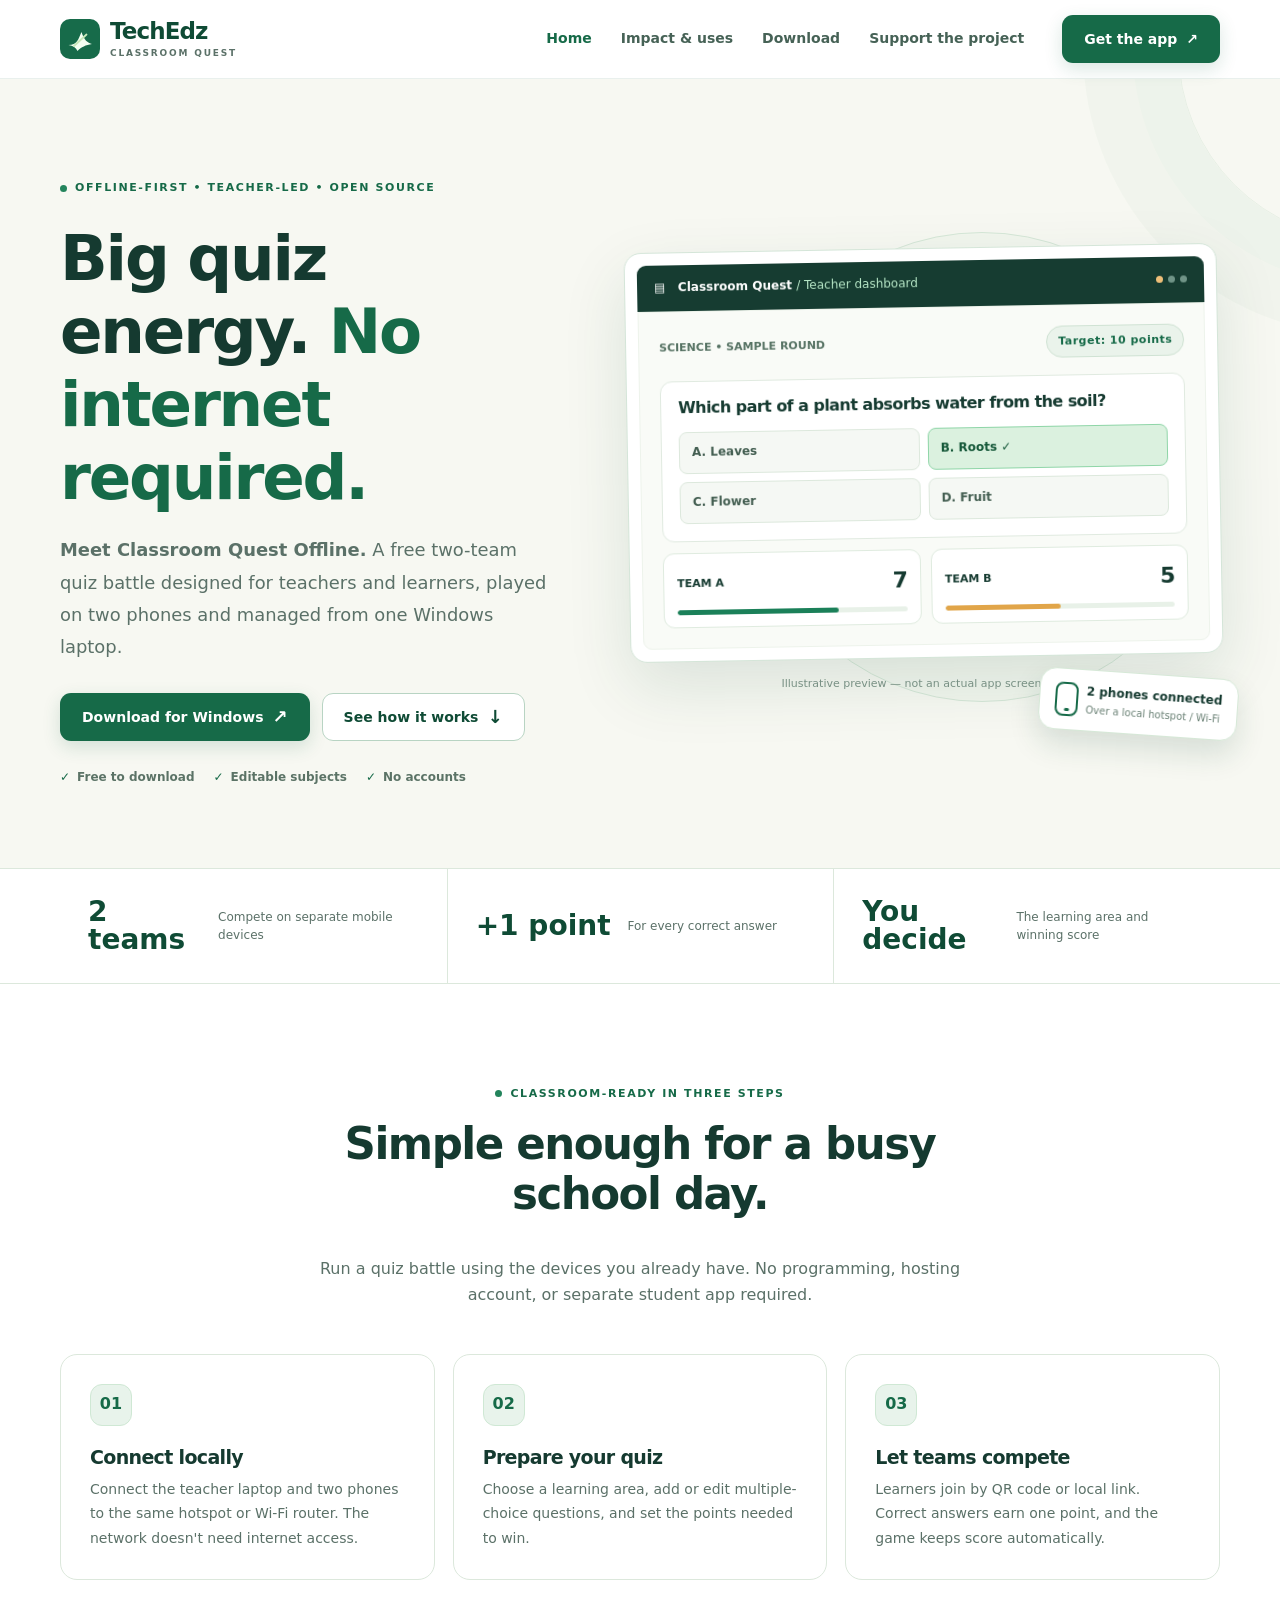
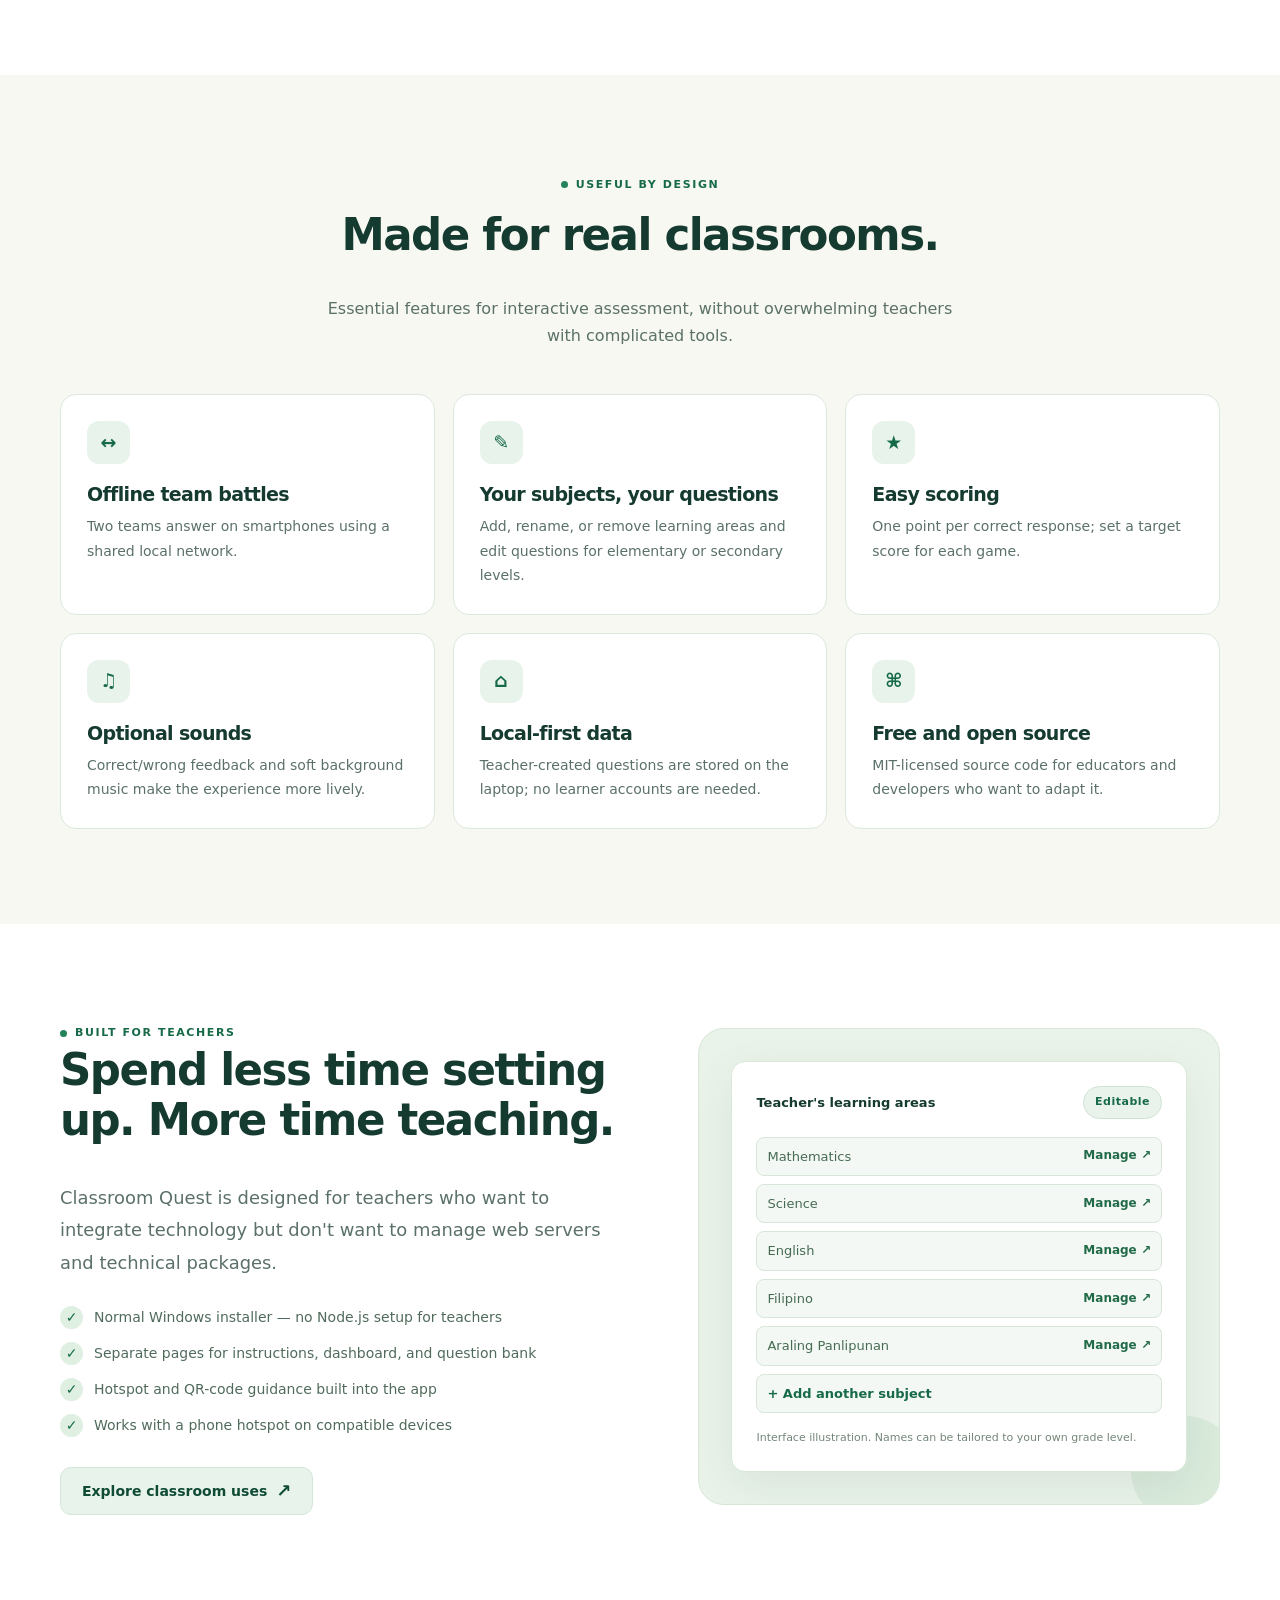
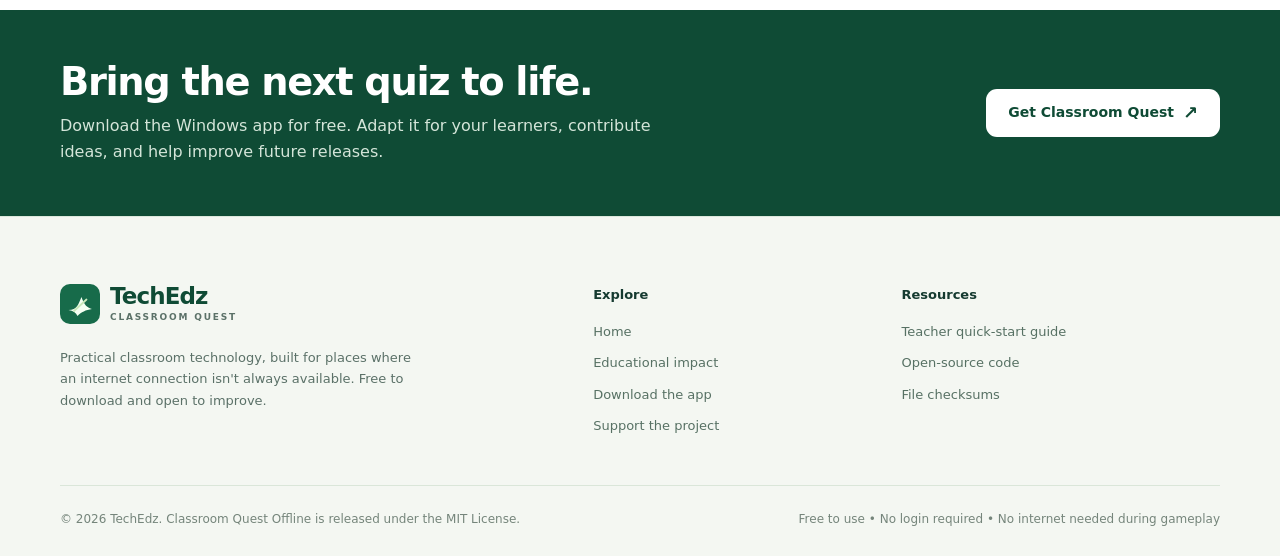
<file: index.html>
<!doctype html>
<html lang="en"><head>
<meta charset="utf-8"><meta name="viewport" content="width=device-width, initial-scale=1">
<meta name="theme-color" content="#176a48"><meta name="description" content="Free open-source two-team quiz game for elementary and secondary classrooms. Run it on a Windows laptop with two phones over a local network; no internet needed during gameplay.">
<meta property="og:type" content="website"><meta property="og:title" content="Classroom Quest Offline | Free Offline Quiz Battle by TechEdz">
<meta property="og:description" content="Free open-source two-team quiz game for elementary and secondary classrooms. Run it on a Windows laptop with two phones over a local network; no internet needed during gameplay."><meta property="og:site_name" content="TechEdz — Classroom Quest Offline">
<title>Classroom Quest Offline | Free Offline Quiz Battle by TechEdz</title>
<link rel="icon" type="image/svg+xml" href="assets/img/logo-mark.svg"><link rel="stylesheet" href="assets/css/styles.css">
<script src="assets/js/config.js" defer></script><script src="assets/js/site.js" defer></script>
</head><body>
<a class="skip-link" href="#main">Skip to main content</a>
<header class="site-header">
  <div class="container header-inner">
    <a class="brand" href="index.html" aria-label="TechEdz Classroom Quest home"><img src="assets/img/logo-mark.svg" width="40" height="40" alt=""><span>TechEdz<small>CLASSROOM QUEST</small></span></a>
    <nav class="desktop-nav" aria-label="Primary navigation"><a href="index.html" aria-current="page">Home</a><a href="impact.html">Impact & uses</a><a href="download.html">Download</a><a href="support.html">Support the project</a></nav>
    <a class="btn btn-primary header-action" href="download.html">Get the app <span aria-hidden="true">↗</span></a>
    <button type="button" class="menu-toggle" aria-controls="mobile-nav" aria-expanded="false"><span aria-hidden="true">☰</span> <span class="menu-label">Menu</span></button>
  </div>
  <nav class="mobile-nav" id="mobile-nav" aria-label="Mobile navigation"><a href="index.html" aria-current="page">Home</a><a href="impact.html">Impact & uses</a><a href="download.html">Download</a><a href="support.html">Support the project</a></nav>
</header>
<main id="main">
<section class="hero"><div class="container hero-main">
  <div class="hero-text">
    <span class="eyebrow">Offline-first • Teacher-led • Open source</span>
    <h1>Big quiz energy. <span class="emphasis">No internet required.</span></h1>
    <p class="lead"><strong>Meet Classroom Quest Offline.</strong> A free two-team quiz battle designed for teachers and learners, played on two phones and managed from one Windows laptop.</p>
    <div class="actions"><a class="btn btn-primary" href="download.html">Download for Windows <span class="arrow" aria-hidden="true">↗</span></a><a class="btn btn-outline" href="#how-it-works">See how it works <span class="arrow" aria-hidden="true">↓</span></a></div>
    <div class="micro-facts"><span>Free to download</span><span>Editable subjects</span><span>No accounts</span></div>
  </div>
  <div class="hero-visual" aria-label="Illustration of a live two-team classroom quiz scoreboard">
    <div class="orbit" aria-hidden="true"></div>
    <div class="demo-shell">
      <div class="demo-toolbar"><span>▤ &nbsp; Classroom Quest <span style="color:#b7e7c7;font-weight:500">/ Teacher dashboard</span></span><span class="dots" aria-hidden="true"><b></b><b></b><b></b></span></div>
      <div class="demo-main">
        <div class="demo-top"><span class="demo-label">SCIENCE • SAMPLE ROUND</span><span class="tag">Target: 10 points</span></div>
        <div class="demo-question"><h3>Which part of a plant absorbs water from the soil?</h3><div class="demo-options"><div class="demo-option">A. Leaves</div><div class="demo-option correct">B. Roots ✓</div><div class="demo-option">C. Flower</div><div class="demo-option">D. Fruit</div></div></div>
        <div class="demo-scores"><div class="score-card"><div><span>TEAM A</span><strong>7</strong></div><div class="score-meter"><span style="width:70%"></span></div></div><div class="score-card cream"><div><span>TEAM B</span><strong>5</strong></div><div class="score-meter"><span style="width:50%"></span></div></div></div>
      </div>
    </div>
    <div class="phone-float"><div class="phone-icon" aria-hidden="true"></div><div><b>2 phones connected</b><small>Over a local hotspot / Wi-Fi</small></div></div>
    <p class="preview-label">Illustrative preview — not an actual app screenshot</p>
  </div>
</div></section>
<div class="stat-bar"><div class="container stat-inner"><div class="stat"><div class="num">2 teams</div><div class="sub">Compete on separate mobile devices</div></div><div class="stat"><div class="num">+1 point</div><div class="sub">For every correct answer</div></div><div class="stat"><div class="num">You decide</div><div class="sub">The learning area and winning score</div></div></div></div>
<section class="section" id="how-it-works"><div class="container"><div class="section-header"><span class="eyebrow">Classroom-ready in three steps</span><h2>Simple enough for a busy school day.</h2><p>Run a quiz battle using the devices you already have. No programming, hosting account, or separate student app required.</p></div>
<div class="step-grid"><article class="step-card"><span class="step-num">01</span><h3>Connect locally</h3><p>Connect the teacher laptop and two phones to the same hotspot or Wi-Fi router. The network doesn't need internet access.</p></article><article class="step-card"><span class="step-num">02</span><h3>Prepare your quiz</h3><p>Choose a learning area, add or edit multiple-choice questions, and set the points needed to win.</p></article><article class="step-card"><span class="step-num">03</span><h3>Let teams compete</h3><p>Learners join by QR code or local link. Correct answers earn one point, and the game keeps score automatically.</p></article></div></div></section>
<section class="section section-soft"><div class="container"><div class="section-header"><span class="eyebrow">Useful by design</span><h2>Made for real classrooms.</h2><p>Essential features for interactive assessment, without overwhelming teachers with complicated tools.</p></div><div class="feature-grid">
<article class="feature-card"><div class="feature-icon">↔</div><h3>Offline team battles</h3><p>Two teams answer on smartphones using a shared local network.</p></article>
<article class="feature-card"><div class="feature-icon">✎</div><h3>Your subjects, your questions</h3><p>Add, rename, or remove learning areas and edit questions for elementary or secondary levels.</p></article>
<article class="feature-card"><div class="feature-icon">★</div><h3>Easy scoring</h3><p>One point per correct response; set a target score for each game.</p></article>
<article class="feature-card"><div class="feature-icon">♫</div><h3>Optional sounds</h3><p>Correct/wrong feedback and soft background music make the experience more lively.</p></article>
<article class="feature-card"><div class="feature-icon">⌂</div><h3>Local-first data</h3><p>Teacher-created questions are stored on the laptop; no learner accounts are needed.</p></article>
<article class="feature-card"><div class="feature-icon">⌘</div><h3>Free and open source</h3><p>MIT-licensed source code for educators and developers who want to adapt it.</p></article>
</div></div></section>
<section class="section"><div class="container split-feature"><div><span class="eyebrow">Built for teachers</span><h2>Spend less time setting up. More time teaching.</h2><p class="lead">Classroom Quest is designed for teachers who want to integrate technology but don't want to manage web servers and technical packages.</p><ul class="list-checks"><li>Normal Windows installer — no Node.js setup for teachers</li><li>Separate pages for instructions, dashboard, and question bank</li><li>Hotspot and QR-code guidance built into the app</li><li>Works with a phone hotspot on compatible devices</li></ul><div class="actions"><a class="btn btn-soft" href="impact.html">Explore classroom uses <span class="arrow" aria-hidden="true">↗</span></a></div></div>
<div class="callout-board"><div class="paper-ui"><div class="paper-ui-head"><span>Teacher's learning areas</span><span class="tag">Editable</span></div><div class="subject-pill"><span>Mathematics</span><b>Manage ↗</b></div><div class="subject-pill"><span>Science</span><b>Manage ↗</b></div><div class="subject-pill"><span>English</span><b>Manage ↗</b></div><div class="subject-pill"><span>Filipino</span><b>Manage ↗</b></div><div class="subject-pill"><span>Araling Panlipunan</span><b>Manage ↗</b></div><div class="subject-pill" style="color:var(--green);font-weight:760">+ Add another subject</div><p style="font-size:11px;color:#748679;margin:16px 0 0">Interface illustration. Names can be tailored to your own grade level.</p></div></div></div></section>
<section class="cta-band"><div class="container"><div><h2>Bring the next quiz to life.</h2><p>Download the Windows app for free. Adapt it for your learners, contribute ideas, and help improve future releases.</p></div><a href="download.html" class="btn btn-white">Get Classroom Quest <span class="arrow" aria-hidden="true">↗</span></a></div></section>
</main>
<footer class="footer">
  <div class="container">
    <div class="footer-grid">
      <div>
        <a class="brand" href="index.html"><img src="assets/img/logo-mark.svg" width="40" height="40" alt=""><span>TechEdz<small>CLASSROOM QUEST</small></span></a>
        <p class="footer-copy">Practical classroom technology, built for places where an internet connection isn't always available. Free to download and open to improve.</p>
      </div>
      <div><h4>Explore</h4><nav class="footer-links" aria-label="Footer pages"><a href="index.html">Home</a><a href="impact.html">Educational impact</a><a href="download.html">Download the app</a><a href="support.html">Support the project</a></nav></div>
      <div><h4>Resources</h4><nav class="footer-links" aria-label="Footer resources"><a href="downloads/QUICK_START.txt" download>Teacher quick-start guide</a><a href="downloads/ClassroomQuest-v3-Source.zip" download>Open-source code</a><a href="downloads/SHA256SUMS.txt" download>File checksums</a><a data-repo-link href="#" hidden>Source code on GitHub</a></nav></div>
    </div>
    <div class="footer-bottom"><span>© <span data-year>2026</span> TechEdz. Classroom Quest Offline is released under the MIT License.</span><span>Free to use • No login required • No internet needed during gameplay</span></div>
  </div>
</footer>
</body></html>
</file>
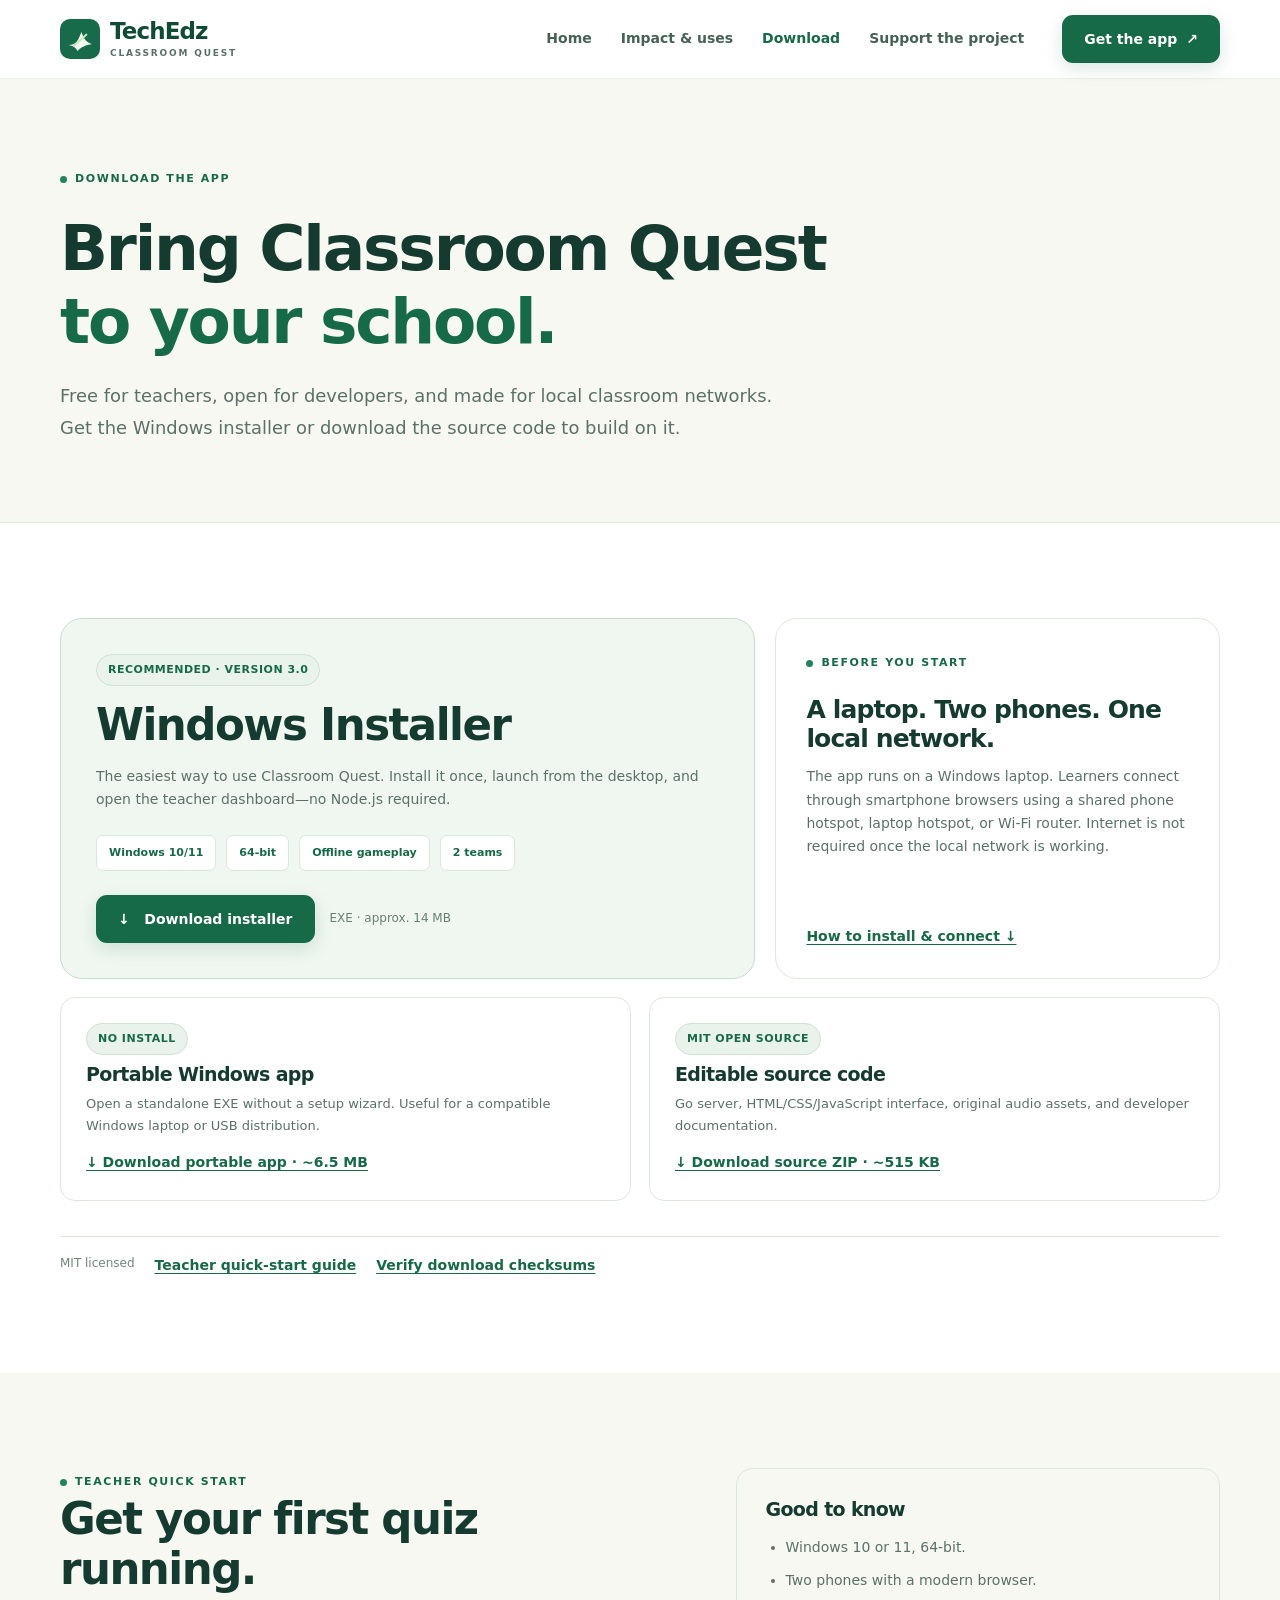
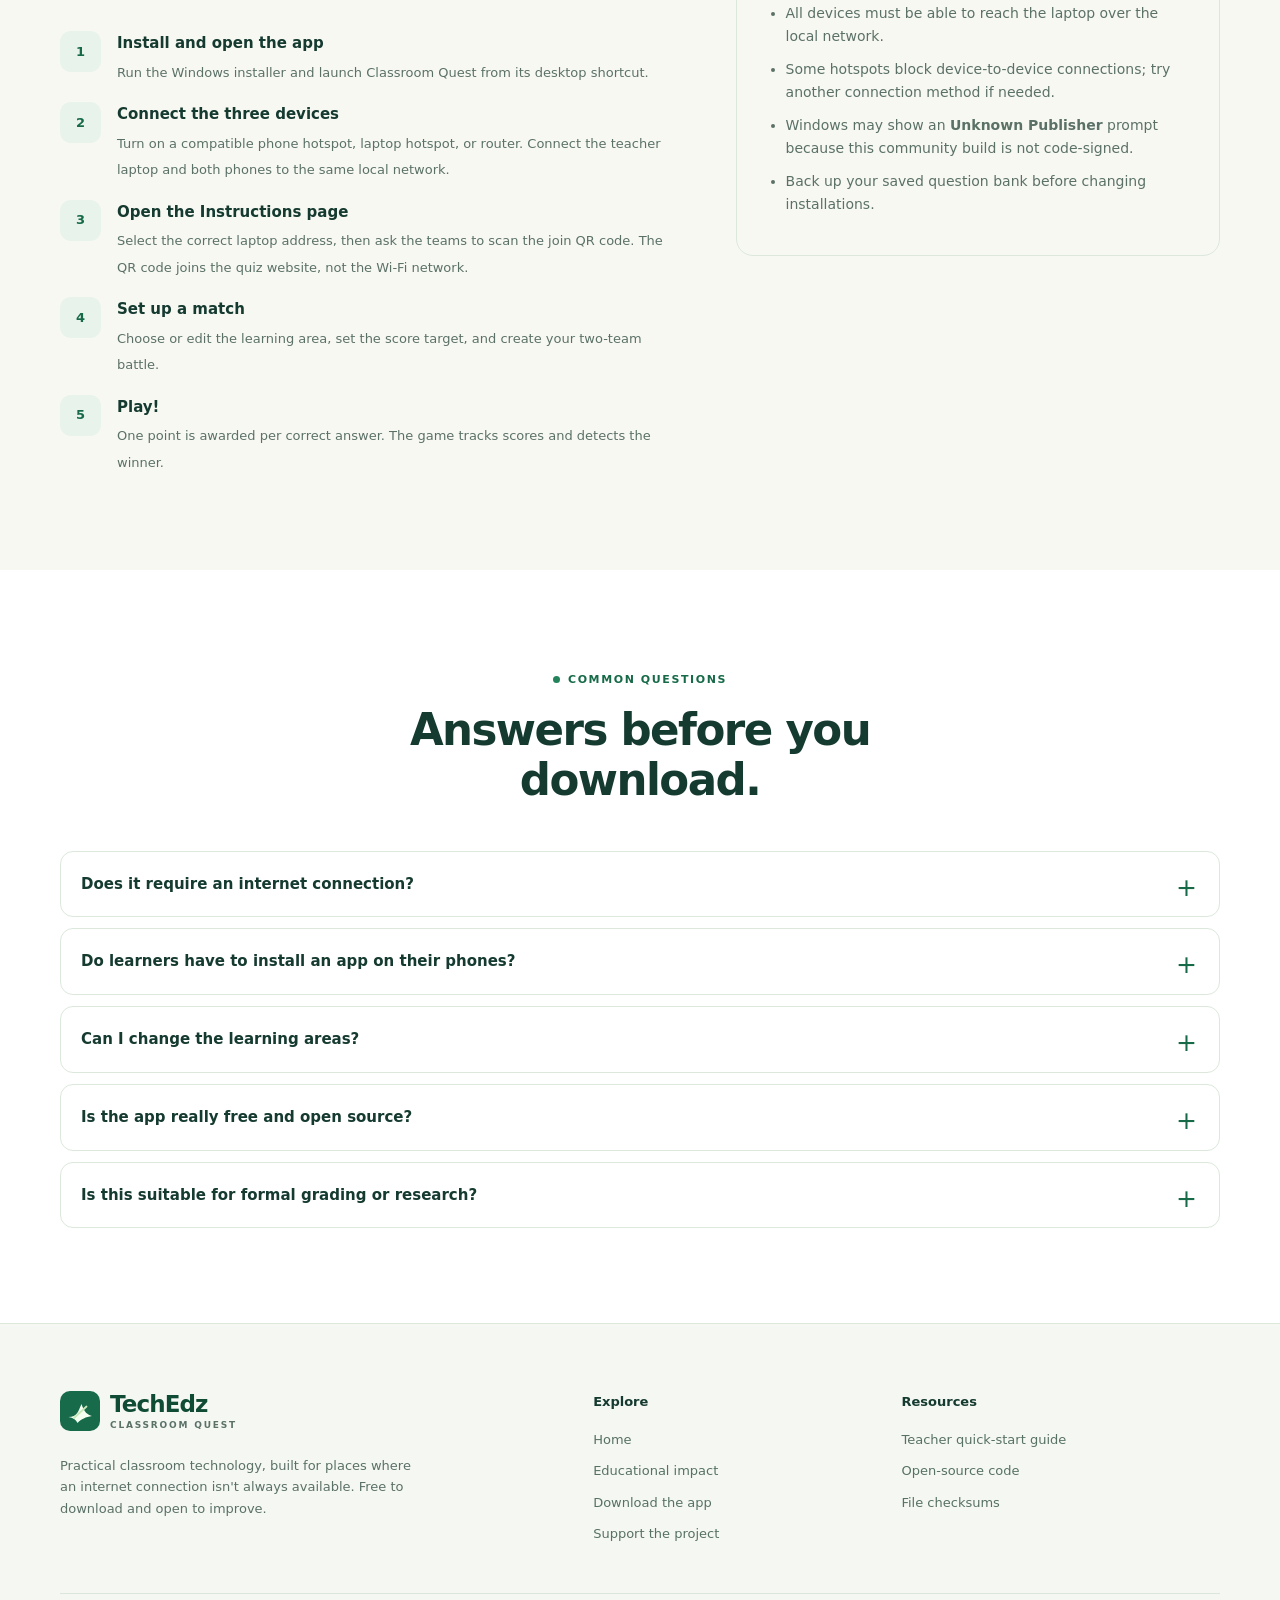
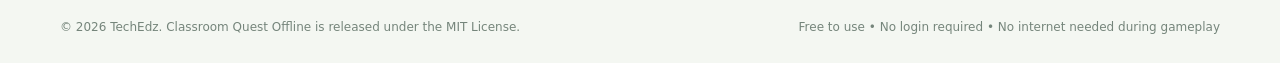
<file: download.html>
<!doctype html>
<html lang="en"><head>
<meta charset="utf-8"><meta name="viewport" content="width=device-width, initial-scale=1">
<meta name="theme-color" content="#176a48"><meta name="description" content="Download the free Windows installer, portable application, teacher quick-start guide, and MIT-licensed open-source code for Classroom Quest Offline.">
<meta property="og:type" content="website"><meta property="og:title" content="Download Classroom Quest Offline v3.0 | TechEdz">
<meta property="og:description" content="Download the free Windows installer, portable application, teacher quick-start guide, and MIT-licensed open-source code for Classroom Quest Offline."><meta property="og:site_name" content="TechEdz — Classroom Quest Offline">
<title>Download Classroom Quest Offline v3.0 | TechEdz</title>
<link rel="icon" type="image/svg+xml" href="assets/img/logo-mark.svg"><link rel="stylesheet" href="assets/css/styles.css">
<script src="assets/js/config.js" defer></script><script src="assets/js/site.js" defer></script>
</head><body>
<a class="skip-link" href="#main">Skip to main content</a>
<header class="site-header">
  <div class="container header-inner">
    <a class="brand" href="index.html" aria-label="TechEdz Classroom Quest home"><img src="assets/img/logo-mark.svg" width="40" height="40" alt=""><span>TechEdz<small>CLASSROOM QUEST</small></span></a>
    <nav class="desktop-nav" aria-label="Primary navigation"><a href="index.html">Home</a><a href="impact.html">Impact & uses</a><a href="download.html" aria-current="page">Download</a><a href="support.html">Support the project</a></nav>
    <a class="btn btn-primary header-action" href="download.html">Get the app <span aria-hidden="true">↗</span></a>
    <button type="button" class="menu-toggle" aria-controls="mobile-nav" aria-expanded="false"><span aria-hidden="true">☰</span> <span class="menu-label">Menu</span></button>
  </div>
  <nav class="mobile-nav" id="mobile-nav" aria-label="Mobile navigation"><a href="index.html">Home</a><a href="impact.html">Impact & uses</a><a href="download.html" aria-current="page">Download</a><a href="support.html">Support the project</a></nav>
</header>
<main id="main">
<section class="page-hero"><div class="container"><div class="page-hero-content"><span class="eyebrow">Download the app</span><h1>Bring Classroom Quest <span class="emphasis">to your school.</span></h1><p class="lead">Free for teachers, open for developers, and made for local classroom networks. Get the Windows installer or download the source code to build on it.</p></div></div></section>
<section class="section"><div class="container"><div class="download-grid">
  <section class="download-primary" aria-labelledby="windows-title"><span class="tag">RECOMMENDED · VERSION 3.0</span><h2 id="windows-title">Windows Installer</h2><p>The easiest way to use Classroom Quest. Install it once, launch from the desktop, and open the teacher dashboard—no Node.js required.</p><div class="download-features"><span>Windows 10/11</span><span>64-bit</span><span>Offline gameplay</span><span>2 teams</span></div>
  <div class="download-actions"><a class="btn btn-primary" href="downloads/ClassroomQuest-Setup.exe" download>↓ &nbsp; Download installer</a><span class="file-meta">EXE · approx. 14 MB</span></div></section>
  <aside class="download-secondary"><div><span class="eyebrow">Before you start</span><h3 style="font-size:25px;margin:20px 0 12px">A laptop. Two phones. One local network.</h3><p>The app runs on a Windows laptop. Learners connect through smartphone browsers using a shared phone hotspot, laptop hotspot, or Wi-Fi router. Internet is not required once the local network is working.</p></div><a href="#install" class="text-link">How to install & connect ↓</a></aside>
</div>
<div class="alt-downloads"><article class="alt-card"><span class="tag">NO INSTALL</span><h3>Portable Windows app</h3><p>Open a standalone EXE without a setup wizard. Useful for a compatible Windows laptop or USB distribution.</p><a href="downloads/ClassroomQuest-Portable.exe" download class="text-link">↓ Download portable app · ~6.5 MB</a></article><article class="alt-card"><span class="tag">MIT OPEN SOURCE</span><h3>Editable source code</h3><p>Go server, HTML/CSS/JavaScript interface, original audio assets, and developer documentation.</p><a href="downloads/ClassroomQuest-v3-Source.zip" download class="text-link">↓ Download source ZIP · ~515 KB</a></article></div>
<div class="license-row"><span>MIT licensed</span><a href="downloads/QUICK_START.txt" download class="text-link">Teacher quick-start guide</a><a href="downloads/SHA256SUMS.txt" download class="text-link">Verify download checksums</a></div>
</div></section>
<section id="install" class="section section-soft"><div class="container setup-layout"><div><span class="eyebrow">Teacher quick start</span><h2>Get your first quiz running.</h2><ol class="install-list">
<li><span class="number">1</span><div><strong>Install and open the app</strong><span>Run the Windows installer and launch Classroom Quest from its desktop shortcut.</span></div></li>
<li><span class="number">2</span><div><strong>Connect the three devices</strong><span>Turn on a compatible phone hotspot, laptop hotspot, or router. Connect the teacher laptop and both phones to the same local network.</span></div></li>
<li><span class="number">3</span><div><strong>Open the Instructions page</strong><span>Select the correct laptop address, then ask the teams to scan the join QR code. The QR code joins the quiz website, not the Wi-Fi network.</span></div></li>
<li><span class="number">4</span><div><strong>Set up a match</strong><span>Choose or edit the learning area, set the score target, and create your two-team battle.</span></div></li>
<li><span class="number">5</span><div><strong>Play!</strong><span>One point is awarded per correct answer. The game tracks scores and detects the winner.</span></div></li>
</ol></div><aside class="requirement-box"><h3>Good to know</h3><ul><li>Windows 10 or 11, 64-bit.</li><li>Two phones with a modern browser.</li><li>All devices must be able to reach the laptop over the local network.</li><li>Some hotspots block device-to-device connections; try another connection method if needed.</li><li>Windows may show an <strong>Unknown Publisher</strong> prompt because this community build is not code-signed.</li><li>Back up your saved question bank before changing installations.</li></ul></aside></div></section>
<section class="section"><div class="container"><div class="section-header"><span class="eyebrow">Common questions</span><h2>Answers before you download.</h2></div><div class="faq-stack">
<details><summary>Does it require an internet connection?</summary><div class="answer">No, not during gameplay. The laptop and two phones must still share a working local Wi-Fi/hotspot network. Downloads and any updates require internet access.</div></details>
<details><summary>Do learners have to install an app on their phones?</summary><div class="answer">No. They open a local website in their phone browsers. The hosting computer runs the installed Windows application.</div></details>
<details><summary>Can I change the learning areas?</summary><div class="answer">Yes. Teachers can manage subjects and edit multiple-choice questions to match their grade level and learning objectives.</div></details>
<details><summary>Is the app really free and open source?</summary><div class="answer">Yes. The current release and source code are supplied free of charge under the MIT License. The separate optional donation page does not affect download access.</div></details>
<details><summary>Is this suitable for formal grading or research?</summary><div class="answer">Classroom Quest can support practice and research activities, but outcomes must be evaluated independently. Follow school policies and relevant consent, ethics, and assessment requirements.</div></details>
</div></div></section>
</main>
<footer class="footer">
  <div class="container">
    <div class="footer-grid">
      <div>
        <a class="brand" href="index.html"><img src="assets/img/logo-mark.svg" width="40" height="40" alt=""><span>TechEdz<small>CLASSROOM QUEST</small></span></a>
        <p class="footer-copy">Practical classroom technology, built for places where an internet connection isn't always available. Free to download and open to improve.</p>
      </div>
      <div><h4>Explore</h4><nav class="footer-links" aria-label="Footer pages"><a href="index.html">Home</a><a href="impact.html">Educational impact</a><a href="download.html">Download the app</a><a href="support.html">Support the project</a></nav></div>
      <div><h4>Resources</h4><nav class="footer-links" aria-label="Footer resources"><a href="downloads/QUICK_START.txt" download>Teacher quick-start guide</a><a href="downloads/ClassroomQuest-v3-Source.zip" download>Open-source code</a><a href="downloads/SHA256SUMS.txt" download>File checksums</a><a data-repo-link href="#" hidden>Source code on GitHub</a></nav></div>
    </div>
    <div class="footer-bottom"><span>© <span data-year>2026</span> TechEdz. Classroom Quest Offline is released under the MIT License.</span><span>Free to use • No login required • No internet needed during gameplay</span></div>
  </div>
</footer>
</body></html>
</file>
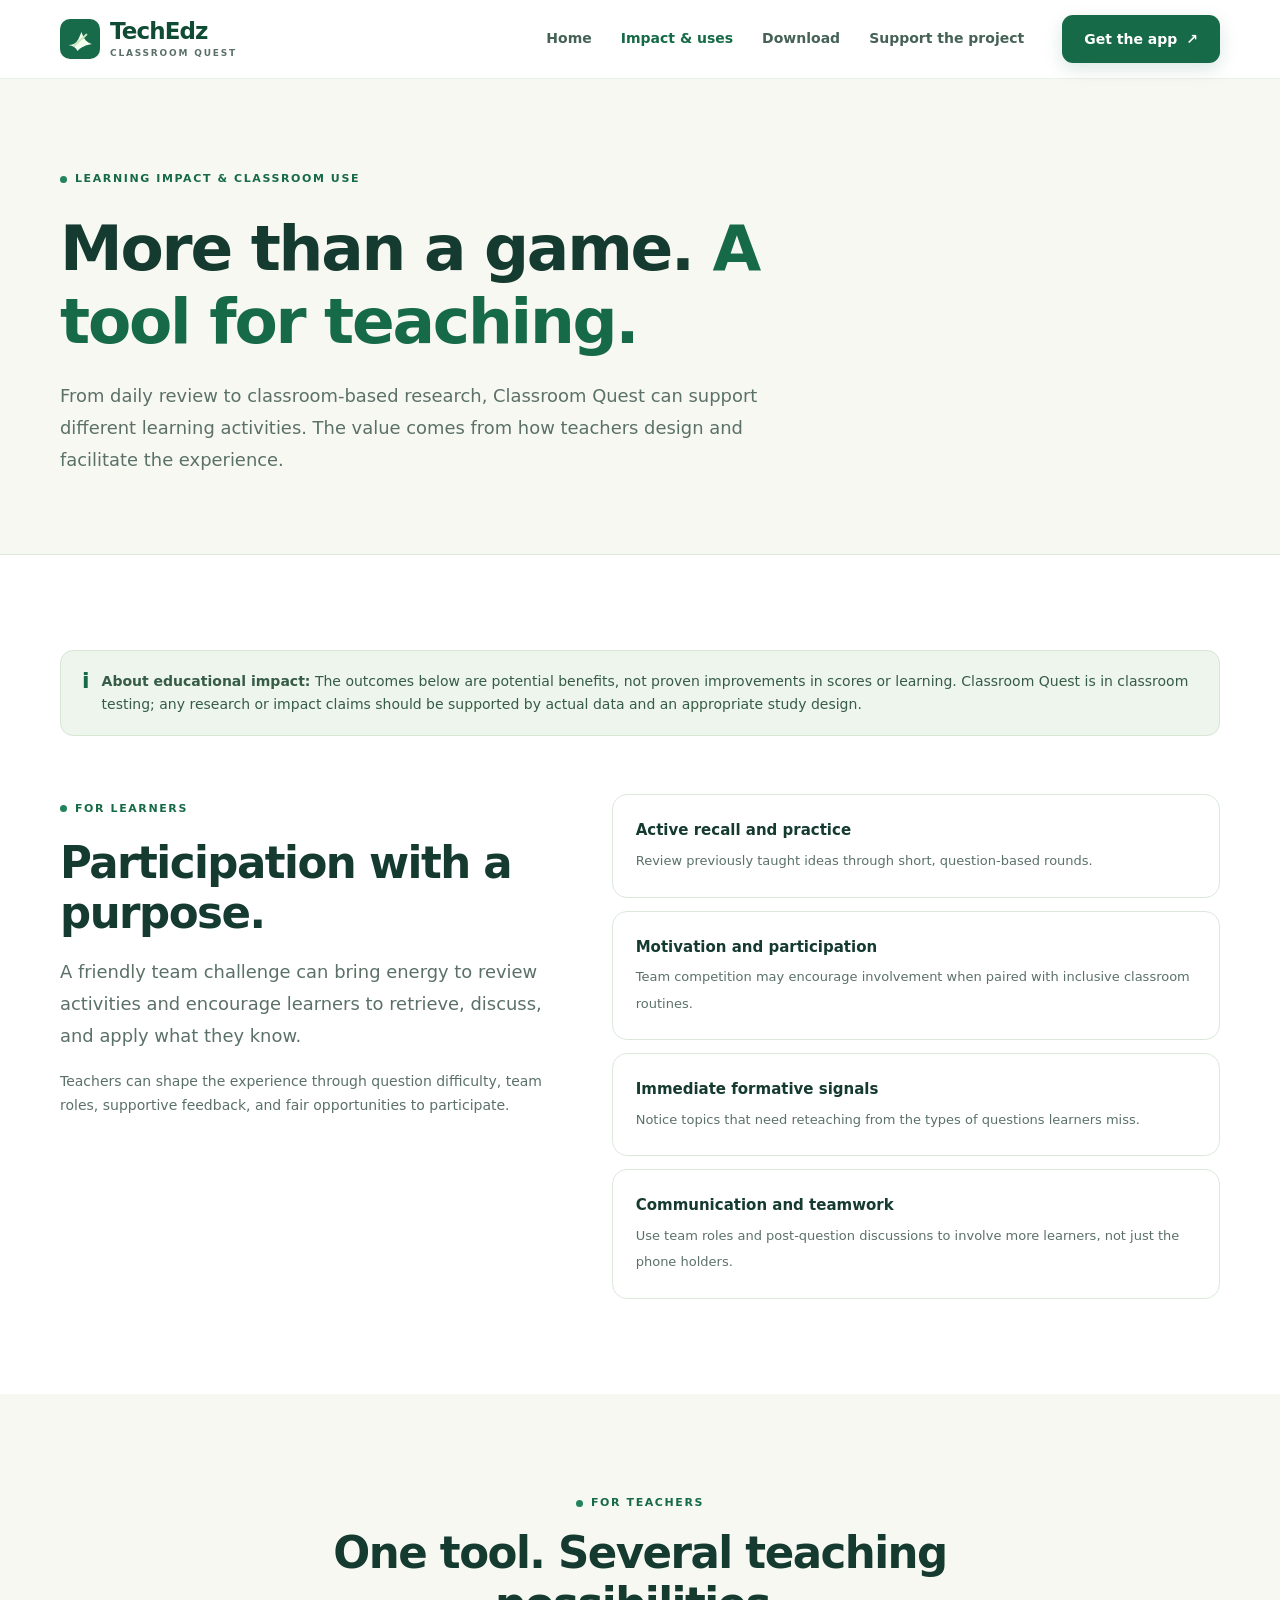
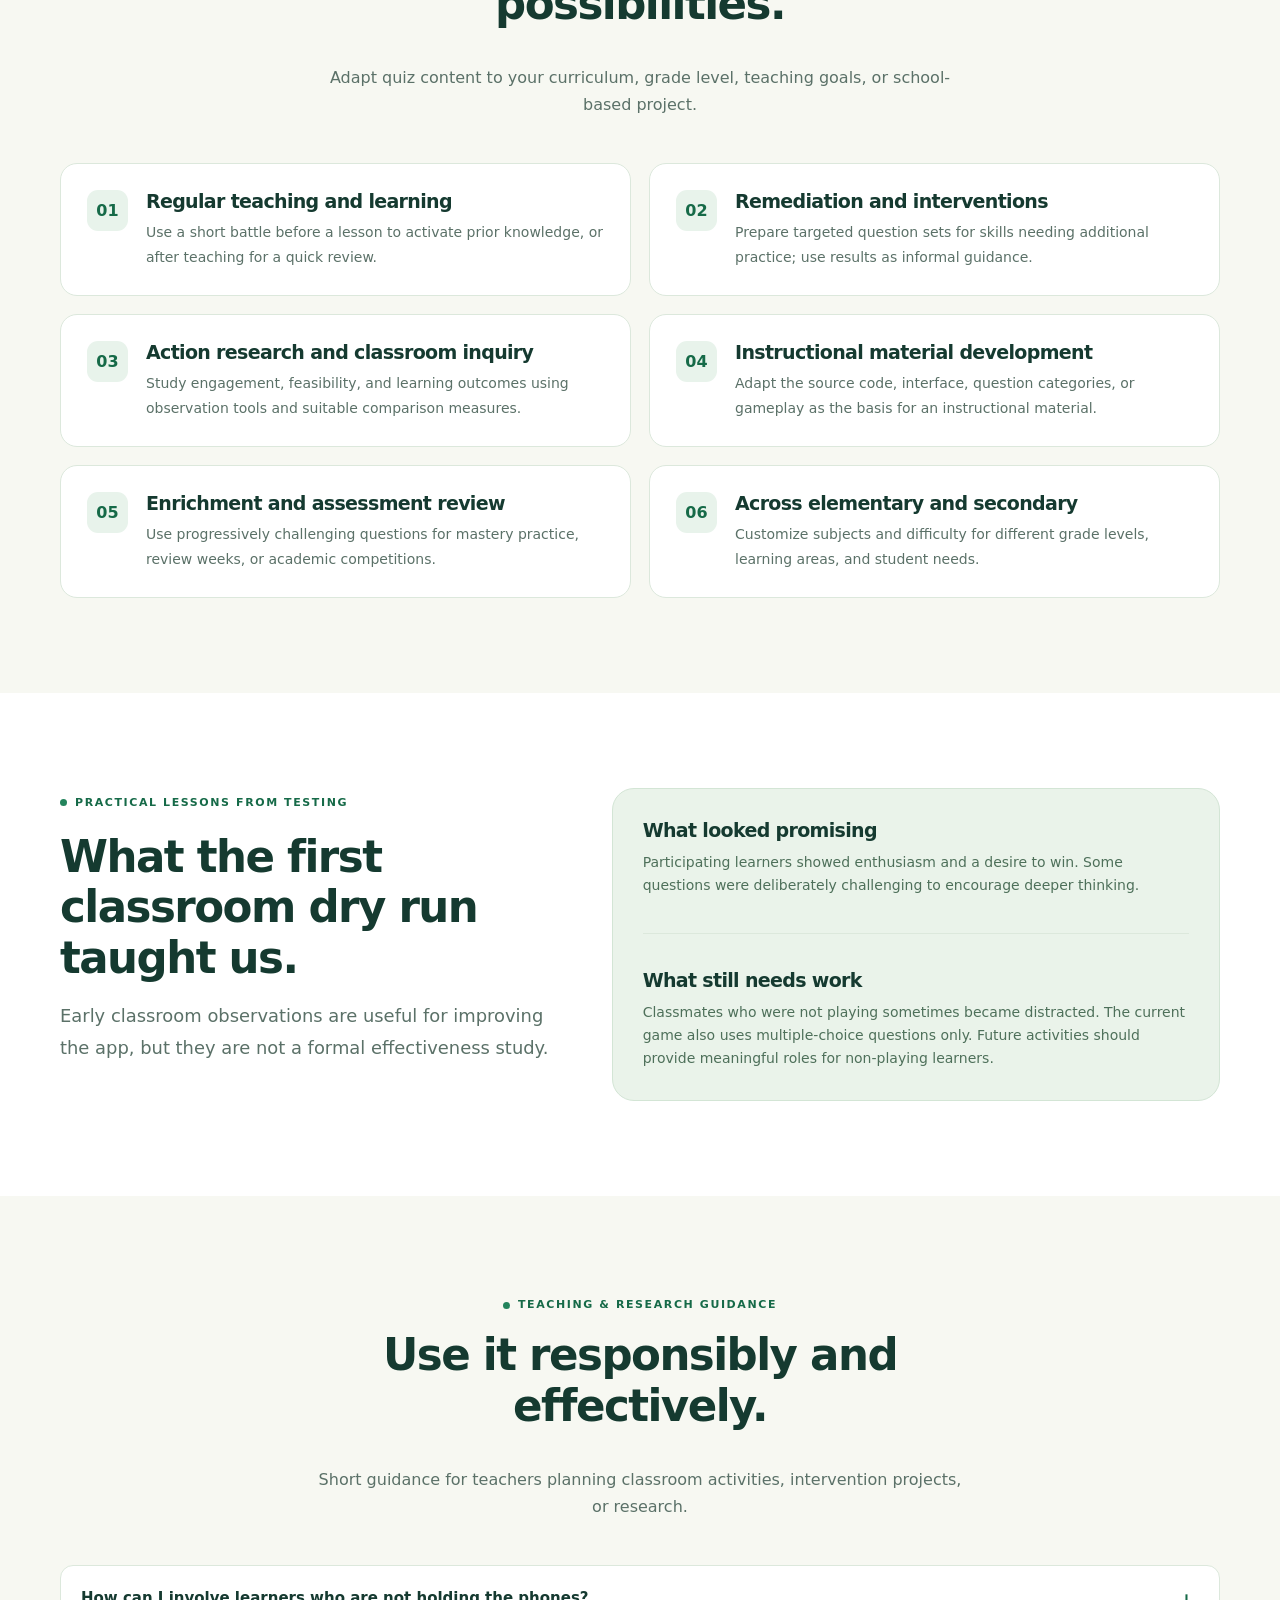
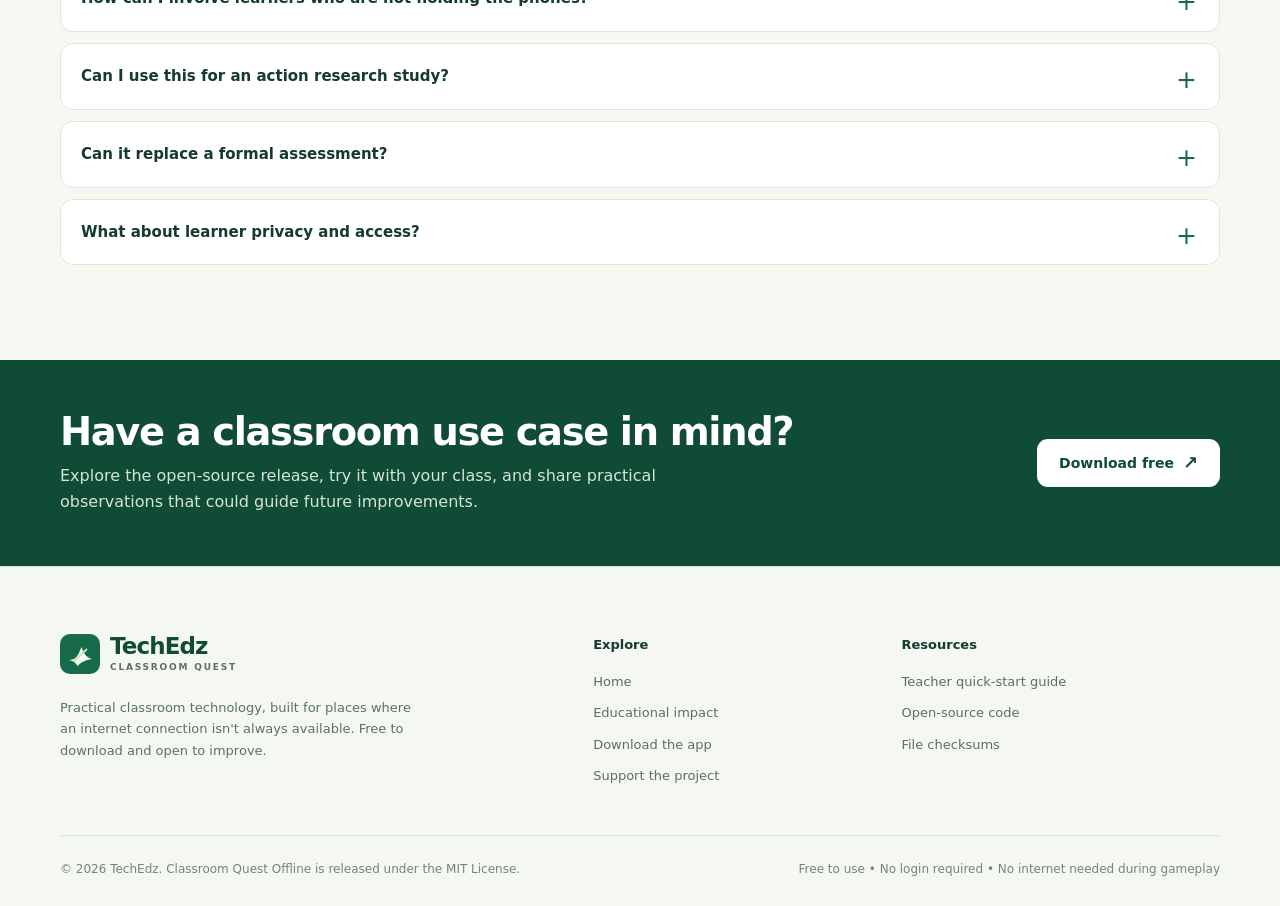
<file: impact.html>
<!doctype html>
<html lang="en"><head>
<meta charset="utf-8"><meta name="viewport" content="width=device-width, initial-scale=1">
<meta name="theme-color" content="#176a48"><meta name="description" content="Explore potential classroom uses for Classroom Quest Offline: teaching, review, interventions, instructional materials, action research, and learner engagement.">
<meta property="og:type" content="website"><meta property="og:title" content="Educational Impact & Classroom Use Cases | Classroom Quest">
<meta property="og:description" content="Explore potential classroom uses for Classroom Quest Offline: teaching, review, interventions, instructional materials, action research, and learner engagement."><meta property="og:site_name" content="TechEdz — Classroom Quest Offline">
<title>Educational Impact & Classroom Use Cases | Classroom Quest</title>
<link rel="icon" type="image/svg+xml" href="assets/img/logo-mark.svg"><link rel="stylesheet" href="assets/css/styles.css">
<script src="assets/js/config.js" defer></script><script src="assets/js/site.js" defer></script>
</head><body>
<a class="skip-link" href="#main">Skip to main content</a>
<header class="site-header">
  <div class="container header-inner">
    <a class="brand" href="index.html" aria-label="TechEdz Classroom Quest home"><img src="assets/img/logo-mark.svg" width="40" height="40" alt=""><span>TechEdz<small>CLASSROOM QUEST</small></span></a>
    <nav class="desktop-nav" aria-label="Primary navigation"><a href="index.html">Home</a><a href="impact.html" aria-current="page">Impact & uses</a><a href="download.html">Download</a><a href="support.html">Support the project</a></nav>
    <a class="btn btn-primary header-action" href="download.html">Get the app <span aria-hidden="true">↗</span></a>
    <button type="button" class="menu-toggle" aria-controls="mobile-nav" aria-expanded="false"><span aria-hidden="true">☰</span> <span class="menu-label">Menu</span></button>
  </div>
  <nav class="mobile-nav" id="mobile-nav" aria-label="Mobile navigation"><a href="index.html">Home</a><a href="impact.html" aria-current="page">Impact & uses</a><a href="download.html">Download</a><a href="support.html">Support the project</a></nav>
</header>
<main id="main">
<section class="page-hero"><div class="container"><div class="page-hero-content"><span class="eyebrow">Learning impact & classroom use</span><h1>More than a game. <span class="emphasis">A tool for teaching.</span></h1><p class="lead">From daily review to classroom-based research, Classroom Quest can support different learning activities. The value comes from how teachers design and facilitate the experience.</p></div></div></section>
<section class="section"><div class="container"><div class="flag-note"><span class="note-symbol" aria-hidden="true">i</span><div><strong>About educational impact:</strong> The outcomes below are potential benefits, not proven improvements in scores or learning. Classroom Quest is in classroom testing; any research or impact claims should be supported by actual data and an appropriate study design.</div></div>
<div class="impact-split" style="margin-top:58px"><div><span class="eyebrow">For learners</span><h2>Participation with a purpose.</h2><p class="lead">A friendly team challenge can bring energy to review activities and encourage learners to retrieve, discuss, and apply what they know.</p><p style="font-size:14px;color:var(--muted)">Teachers can shape the experience through question difficulty, team roles, supportive feedback, and fair opportunities to participate.</p></div><div class="insight-list"><div class="insight-row"><strong>Active recall and practice</strong><span>Review previously taught ideas through short, question-based rounds.</span></div><div class="insight-row"><strong>Motivation and participation</strong><span>Team competition may encourage involvement when paired with inclusive classroom routines.</span></div><div class="insight-row"><strong>Immediate formative signals</strong><span>Notice topics that need reteaching from the types of questions learners miss.</span></div><div class="insight-row"><strong>Communication and teamwork</strong><span>Use team roles and post-question discussions to involve more learners, not just the phone holders.</span></div></div></div></div></section>
<section class="section section-soft"><div class="container"><div class="section-header"><span class="eyebrow">For teachers</span><h2>One tool. Several teaching possibilities.</h2><p>Adapt quiz content to your curriculum, grade level, teaching goals, or school-based project.</p></div><div class="use-grid">
<article class="use-card"><span class="count">01</span><div><h3>Regular teaching and learning</h3><p>Use a short battle before a lesson to activate prior knowledge, or after teaching for a quick review.</p></div></article>
<article class="use-card"><span class="count">02</span><div><h3>Remediation and interventions</h3><p>Prepare targeted question sets for skills needing additional practice; use results as informal guidance.</p></div></article>
<article class="use-card"><span class="count">03</span><div><h3>Action research and classroom inquiry</h3><p>Study engagement, feasibility, and learning outcomes using observation tools and suitable comparison measures.</p></div></article>
<article class="use-card"><span class="count">04</span><div><h3>Instructional material development</h3><p>Adapt the source code, interface, question categories, or gameplay as the basis for an instructional material.</p></div></article>
<article class="use-card"><span class="count">05</span><div><h3>Enrichment and assessment review</h3><p>Use progressively challenging questions for mastery practice, review weeks, or academic competitions.</p></div></article>
<article class="use-card"><span class="count">06</span><div><h3>Across elementary and secondary</h3><p>Customize subjects and difficulty for different grade levels, learning areas, and student needs.</p></div></article>
</div></div></section>
<section class="section"><div class="container impact-split"><div><span class="eyebrow">Practical lessons from testing</span><h2>What the first classroom dry run taught us.</h2><p class="lead">Early classroom observations are useful for improving the app, but they are not a formal effectiveness study.</p></div><div><div class="research-section"><h3>What looked promising</h3><p>Participating learners showed enthusiasm and a desire to win. Some questions were deliberately challenging to encourage deeper thinking.</p><hr class="subtle-rule"><h3>What still needs work</h3><p>Classmates who were not playing sometimes became distracted. The current game also uses multiple-choice questions only. Future activities should provide meaningful roles for non-playing learners.</p></div></div></div></section>
<section class="section section-soft"><div class="container"><div class="section-header"><span class="eyebrow">Teaching & research guidance</span><h2>Use it responsibly and effectively.</h2><p>Short guidance for teachers planning classroom activities, intervention projects, or research.</p></div><div class="faq-stack">
<details><summary>How can I involve learners who are not holding the phones?</summary><div class="answer">Rotate team members each round; assign observers, explainers, score analysts, and peer-support roles. Invite the class to discuss why an answer is correct after the question closes.</div></details>
<details><summary>Can I use this for an action research study?</summary><div class="answer">Yes, as an intervention or learning activity worth investigating—but not as proof of effectiveness by itself. Define measurable outcomes, use appropriate baseline and follow-up measures, record implementation fidelity, and follow your school or institution's research and consent requirements.</div></details>
<details><summary>Can it replace a formal assessment?</summary><div class="answer">It is best viewed as a supplementary formative and practice tool. The current multiple-choice format and team-based nature may not represent every learner's independent mastery. Follow school assessment policies for formal grading.</div></details>
<details><summary>What about learner privacy and access?</summary><div class="answer">Avoid recording full learner names or sensitive information in team names or question content. Use a password-protected, trusted local network; keep the classroom laptop secure and do not expose the local server to the public internet.</div></details>
</div></div></section>
<section class="cta-band"><div class="container"><div><h2>Have a classroom use case in mind?</h2><p>Explore the open-source release, try it with your class, and share practical observations that could guide future improvements.</p></div><a href="download.html" class="btn btn-white">Download free <span class="arrow" aria-hidden="true">↗</span></a></div></section>
</main>
<footer class="footer">
  <div class="container">
    <div class="footer-grid">
      <div>
        <a class="brand" href="index.html"><img src="assets/img/logo-mark.svg" width="40" height="40" alt=""><span>TechEdz<small>CLASSROOM QUEST</small></span></a>
        <p class="footer-copy">Practical classroom technology, built for places where an internet connection isn't always available. Free to download and open to improve.</p>
      </div>
      <div><h4>Explore</h4><nav class="footer-links" aria-label="Footer pages"><a href="index.html">Home</a><a href="impact.html">Educational impact</a><a href="download.html">Download the app</a><a href="support.html">Support the project</a></nav></div>
      <div><h4>Resources</h4><nav class="footer-links" aria-label="Footer resources"><a href="downloads/QUICK_START.txt" download>Teacher quick-start guide</a><a href="downloads/ClassroomQuest-v3-Source.zip" download>Open-source code</a><a href="downloads/SHA256SUMS.txt" download>File checksums</a><a data-repo-link href="#" hidden>Source code on GitHub</a></nav></div>
    </div>
    <div class="footer-bottom"><span>© <span data-year>2026</span> TechEdz. Classroom Quest Offline is released under the MIT License.</span><span>Free to use • No login required • No internet needed during gameplay</span></div>
  </div>
</footer>
</body></html>
</file>
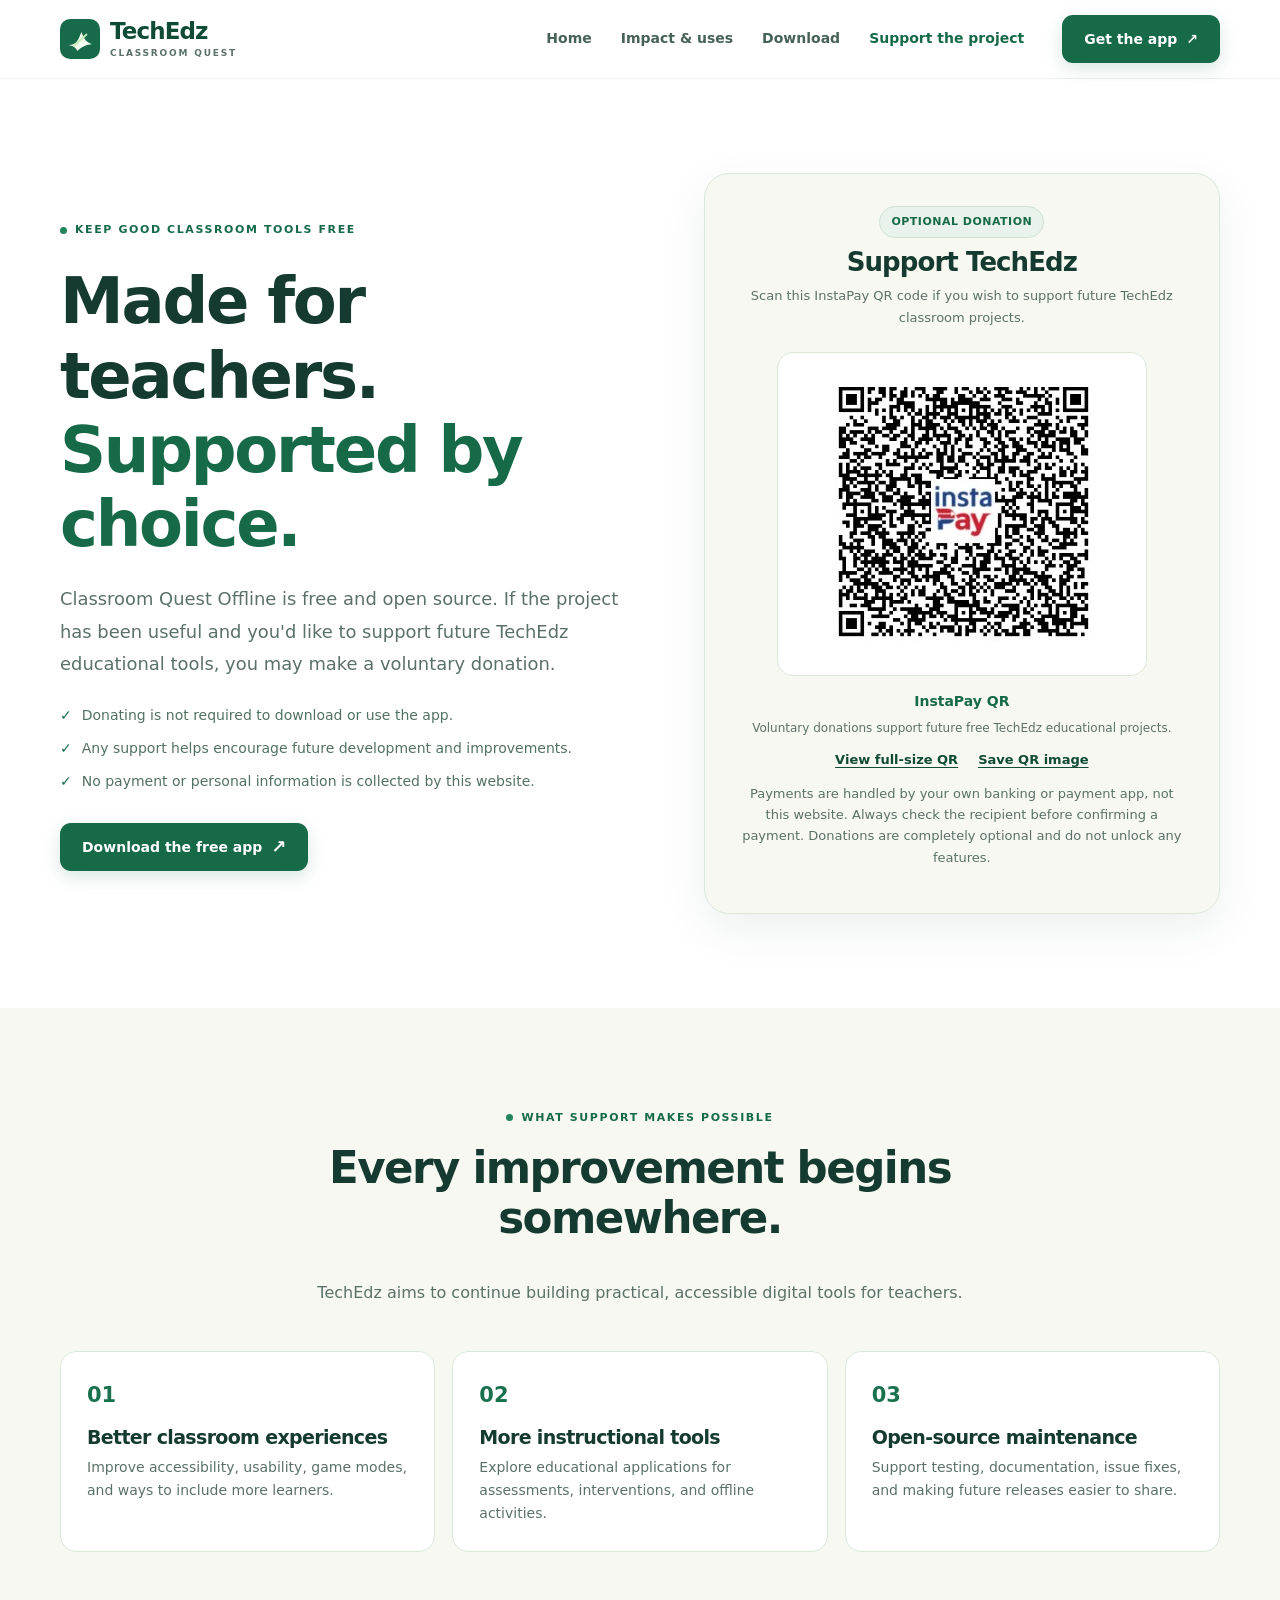
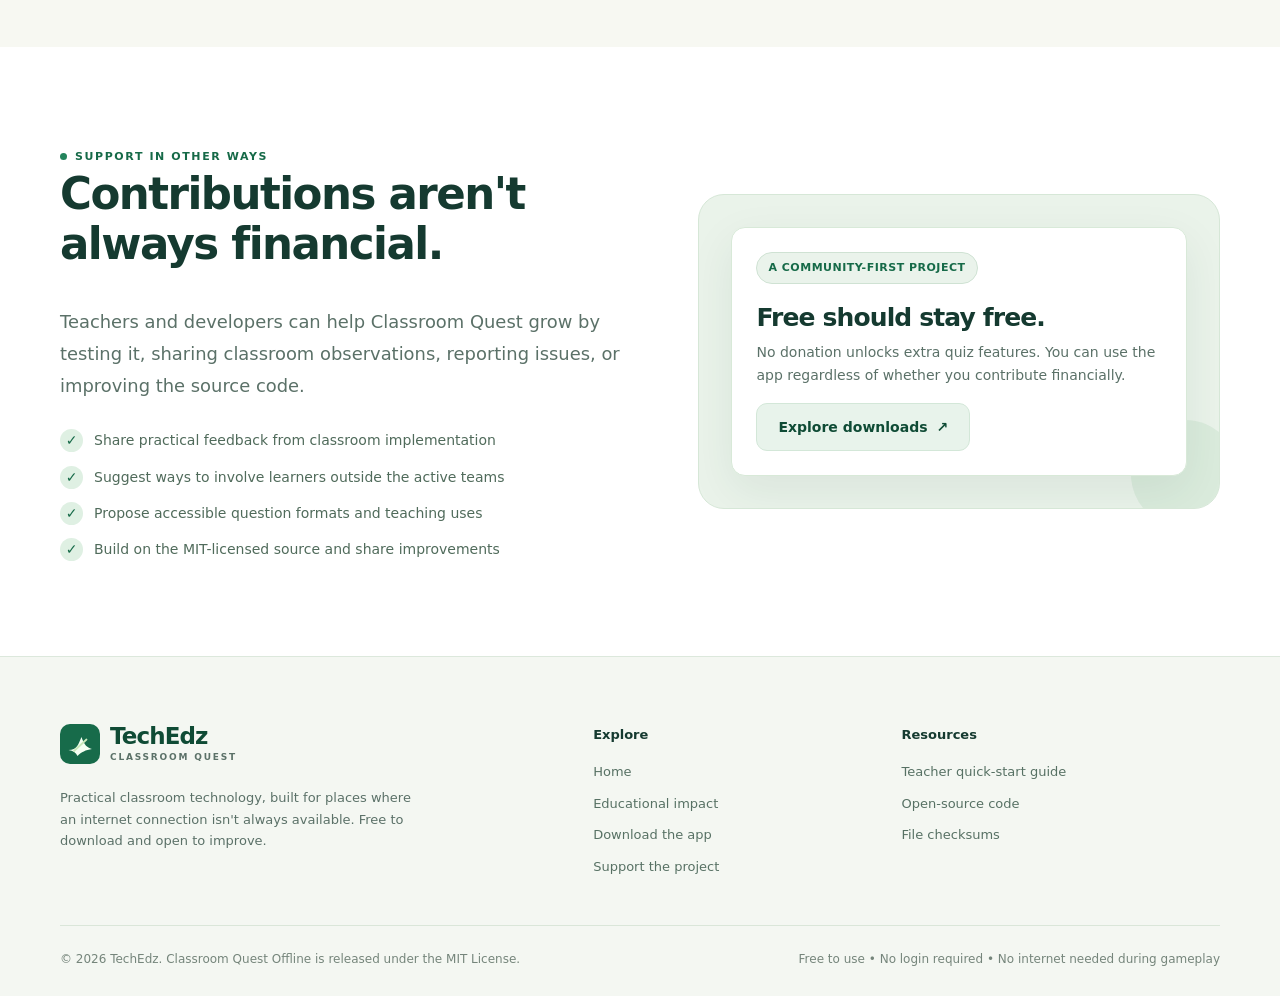
<file: support.html>
<!doctype html>
<html lang="en"><head>
<meta charset="utf-8"><meta name="viewport" content="width=device-width, initial-scale=1">
<meta name="theme-color" content="#176a48"><meta name="description" content="Optionally support the ongoing development of free educational tools from TechEdz, or contribute feedback and code. Donations are never required.">
<meta property="og:type" content="website"><meta property="og:title" content="Support Classroom Quest & Future TechEdz Projects">
<meta property="og:description" content="Optionally support the ongoing development of free educational tools from TechEdz, or contribute feedback and code. Donations are never required."><meta property="og:site_name" content="TechEdz — Classroom Quest Offline">
<title>Support Classroom Quest & Future TechEdz Projects</title>
<link rel="icon" type="image/svg+xml" href="assets/img/logo-mark.svg"><link rel="stylesheet" href="assets/css/styles.css">
<script src="assets/js/config.js" defer></script><script src="assets/js/site.js" defer></script>
</head><body>
<a class="skip-link" href="#main">Skip to main content</a>
<header class="site-header">
  <div class="container header-inner">
    <a class="brand" href="index.html" aria-label="TechEdz Classroom Quest home"><img src="assets/img/logo-mark.svg" width="40" height="40" alt=""><span>TechEdz<small>CLASSROOM QUEST</small></span></a>
    <nav class="desktop-nav" aria-label="Primary navigation"><a href="index.html">Home</a><a href="impact.html">Impact & uses</a><a href="download.html">Download</a><a href="support.html" aria-current="page">Support the project</a></nav>
    <a class="btn btn-primary header-action" href="download.html">Get the app <span aria-hidden="true">↗</span></a>
    <button type="button" class="menu-toggle" aria-controls="mobile-nav" aria-expanded="false"><span aria-hidden="true">☰</span> <span class="menu-label">Menu</span></button>
  </div>
  <nav class="mobile-nav" id="mobile-nav" aria-label="Mobile navigation"><a href="index.html">Home</a><a href="impact.html">Impact & uses</a><a href="download.html">Download</a><a href="support.html" aria-current="page">Support the project</a></nav>
</header>
<main id="main">
<section class="container support-hero"><div><span class="eyebrow">Keep good classroom tools free</span><h1>Made for teachers. <span class="emphasis">Supported by choice.</span></h1><p class="lead">Classroom Quest Offline is free and open source. If the project has been useful and you'd like to support future TechEdz educational tools, you may make a voluntary donation.</p><div class="support-points"><span>Donating is not required to download or use the app.</span><span>Any support helps encourage future development and improvements.</span><span>No payment or personal information is collected by this website.</span></div><div class="actions"><a href="download.html" class="btn btn-primary">Download the free app <span class="arrow" aria-hidden="true">↗</span></a></div></div>
<aside class="donation-card"><span class="tag">OPTIONAL DONATION</span><h2>Support TechEdz</h2><p>Scan this InstaPay QR code if you wish to support future TechEdz classroom projects.</p><div class="donation-qr"><img id="donation-qr-image" src="assets/img/donation-qr.png" width="340" height="294" alt="InstaPay QR code for optional support of TechEdz; verify the recipient in your payment app." loading="eager" decoding="async"></div><div class="donation-method" id="donation-method">InstaPay QR</div><div class="donation-status" id="donation-status">Voluntary donations support future free TechEdz educational projects.</div><div class="qr-image-links" id="donation-qr-links"><a id="donation-qr-view" href="assets/img/donation-qr.png" target="_blank" rel="noopener noreferrer">View full-size QR</a><a id="donation-qr-save" href="assets/img/donation-qr.png" download="TechEdz-InstaPay-QR.png">Save QR image</a></div><p class="donation-disclosure">Payments are handled by your own banking or payment app, not this website. Always check the recipient before confirming a payment. Donations are completely optional and do not unlock any features.</p></aside></section>
<section class="section section-soft"><div class="container"><div class="section-header"><span class="eyebrow">What support makes possible</span><h2>Every improvement begins somewhere.</h2><p>TechEdz aims to continue building practical, accessible digital tools for teachers.</p></div><div class="support-use-grid"><article class="support-use-card"><span>01</span><h3>Better classroom experiences</h3><p>Improve accessibility, usability, game modes, and ways to include more learners.</p></article><article class="support-use-card"><span>02</span><h3>More instructional tools</h3><p>Explore educational applications for assessments, interventions, and offline activities.</p></article><article class="support-use-card"><span>03</span><h3>Open-source maintenance</h3><p>Support testing, documentation, issue fixes, and making future releases easier to share.</p></article></div></div></section>
<section class="section"><div class="container split-feature"><div><span class="eyebrow">Support in other ways</span><h2>Contributions aren't always financial.</h2><p class="lead">Teachers and developers can help Classroom Quest grow by testing it, sharing classroom observations, reporting issues, or improving the source code.</p><ul class="list-checks"><li>Share practical feedback from classroom implementation</li><li>Suggest ways to involve learners outside the active teams</li><li>Propose accessible question formats and teaching uses</li><li>Build on the MIT-licensed source and share improvements</li></ul></div><div class="callout-board"><div class="paper-ui"><span class="tag">A COMMUNITY-FIRST PROJECT</span><h3 style="font-size:25px;margin:19px 0 9px">Free should stay free.</h3><p style="color:var(--muted);font-size:14px;margin-bottom:16px">No donation unlocks extra quiz features. You can use the app regardless of whether you contribute financially.</p><a href="download.html" class="btn btn-soft">Explore downloads <span aria-hidden="true">↗</span></a></div></div></div></section>
</main>
<footer class="footer">
  <div class="container">
    <div class="footer-grid">
      <div>
        <a class="brand" href="index.html"><img src="assets/img/logo-mark.svg" width="40" height="40" alt=""><span>TechEdz<small>CLASSROOM QUEST</small></span></a>
        <p class="footer-copy">Practical classroom technology, built for places where an internet connection isn't always available. Free to download and open to improve.</p>
      </div>
      <div><h4>Explore</h4><nav class="footer-links" aria-label="Footer pages"><a href="index.html">Home</a><a href="impact.html">Educational impact</a><a href="download.html">Download the app</a><a href="support.html">Support the project</a></nav></div>
      <div><h4>Resources</h4><nav class="footer-links" aria-label="Footer resources"><a href="downloads/QUICK_START.txt" download>Teacher quick-start guide</a><a href="downloads/ClassroomQuest-v3-Source.zip" download>Open-source code</a><a href="downloads/SHA256SUMS.txt" download>File checksums</a><a data-repo-link href="#" hidden>Source code on GitHub</a></nav></div>
    </div>
    <div class="footer-bottom"><span>© <span data-year>2026</span> TechEdz. Classroom Quest Offline is released under the MIT License.</span><span>Free to use • No login required • No internet needed during gameplay</span></div>
  </div>
</footer>
</body></html>
</file>
<file: assets/css/styles.css>
/* Classroom Quest Offline — public website. No external styles, fonts, or trackers. */
:root {
  --ink: #153a30;
  --muted: #5b7168;
  --green: #166a48;
  --green-2: #23845c;
  --green-deep: #0f4b35;
  --green-pale: #e8f3eb;
  --cream: #f7f8f2;
  --paper: #ffffff;
  --line: #dce8dc;
  --yellow: #f5c875;
  --shadow: 0 15px 45px rgba(20, 65, 47, .08);
  --radius: 22px;
  --max: 1160px;
}
* { box-sizing: border-box; }
html { scroll-behavior: smooth; }
body { margin: 0; background: var(--paper); color: var(--ink); font-family: Inter, 'Segoe UI', system-ui, -apple-system, sans-serif; font-size: 16px; line-height: 1.65; -webkit-font-smoothing: antialiased; }
img, svg { max-width: 100%; }
img { display: block; }
a { color: inherit; text-decoration: none; }
button { font: inherit; }
button, a { -webkit-tap-highlight-color: transparent; }
a:focus-visible, button:focus-visible, summary:focus-visible { outline: 3px solid #b08b2b; outline-offset: 4px; }
.sr-only { position: absolute; width: 1px; height: 1px; padding: 0; margin: -1px; overflow: hidden; clip: rect(0,0,0,0); white-space: nowrap; border: 0; }
.skip-link { position: fixed; top: -100px; left: 15px; padding: 10px 18px; background: #fff; z-index: 9000; border: 2px solid var(--green); }
.skip-link:focus { top: 15px; }
.container { width: min(calc(100% - 44px), var(--max)); margin: 0 auto; }
.site-header { position: sticky; top: 0; z-index: 80; border-bottom: 1px solid rgba(18,86,59,.09); background: rgba(255,255,255,.97); backdrop-filter: blur(12px); }
.header-inner { display: flex; align-items: center; gap: 26px; justify-content: space-between; min-height: 78px; }
.brand { display: inline-flex; align-items: center; gap: 10px; color: var(--green-deep); font-size: 23px; font-weight: 820; letter-spacing: -.9px; line-height: 1.1; white-space: nowrap; }
.brand svg { width: 40px; height: 40px; }
.brand small { display: block; font-size: 9px; letter-spacing: .2em; text-transform: uppercase; font-weight: 750; color: var(--muted); margin-top: 4px; }
.desktop-nav { display: flex; align-items: center; gap: 29px; margin-left: auto; }
.desktop-nav a { color: #466256; font-size: 14px; font-weight: 690; transition: color .2s; }
.desktop-nav a:hover, .desktop-nav a[aria-current="page"] { color: var(--green); }
.header-action { margin-left: 12px; }
.menu-toggle { display: none; color: var(--green); background: var(--cream); border: 1px solid var(--line); padding: 9px 11px; border-radius: 10px; cursor: pointer; }
.mobile-nav { display: none; }
.btn { display: inline-flex; align-items: center; justify-content: center; gap: 9px; padding: 14px 21px; min-height: 48px; font-size: 14px; font-weight: 760; line-height: 1.2; border-radius: 11px; border: 1px solid transparent; transition: transform .18s, background .18s, box-shadow .18s; cursor: pointer; }
.btn:hover { transform: translateY(-2px); }
.btn-primary { background: var(--green); color: white; box-shadow: 0 6px 18px rgba(26,105,72,.16); }
.btn-primary:hover { background: var(--green-deep); }
.btn-soft { background: var(--green-pale); color: var(--green-deep); border-color: #d3e7d8; }
.btn-soft:hover { background: #dcefe1; }
.btn-outline { background: white; color: var(--green-deep); border-color: #b8d4c3; }
.btn-outline:hover { background: var(--cream); }
.btn-white { background: white; color: var(--green-deep); }
.btn .arrow { font-size: 18px; line-height: 1; }
.eyebrow { display: inline-flex; align-items: center; gap: 8px; font-size: 11px; letter-spacing: .145em; text-transform: uppercase; font-weight: 850; color: var(--green); }
.eyebrow::before { content: ''; background: var(--green-2); height: 7px; width: 7px; border-radius: 50%; }
.tag { display: inline-flex; align-items: center; gap: 5px; border: 1px solid #cfe2d3; background: #eaf3eb; border-radius: 100px; padding: 6px 11px; color: var(--green); font-weight: 760; font-size: 11px; letter-spacing: .045em; }
h1, h2, h3, p { margin-top: 0; }
h1, h2, h3 { line-height: 1.16; letter-spacing: -.035em; }
h1 { font-weight: 860; font-size: clamp(41px, 4.9vw, 72px); }
h2 { font-weight: 820; font-size: clamp(30px, 3.4vw, 46px); }
h3 { font-weight: 770; font-size: 19px; }
.lead { color: var(--muted); font-size: clamp(16px, 1.4vw, 18px); line-height: 1.8; }
.hero { background: var(--cream); position: relative; overflow: hidden; }
.hero::before { content: ''; position: absolute; width: 380px; height: 380px; border: 1px solid #dce9dc; border-radius: 50%; right: -280px; top: -220px; box-shadow: 0 0 0 45px #e8f1e7, 0 0 0 95px #eef3ea; opacity: .6; }
.hero-main { display: grid; grid-template-columns: .9fr 1.1fr; gap: 54px; align-items: center; padding: 95px 0 80px; }
.hero-text { position: relative; z-index: 2; }
.hero-text h1 { margin: 23px 0 20px; }
.emphasis { color: var(--green); }
.hero-text .lead { max-width: 520px; }
.actions { display: flex; gap: 12px; flex-wrap: wrap; margin-top: 30px; }
.micro-facts { margin-top: 27px; display: flex; gap: 19px; flex-wrap: wrap; color: #5b7366; font-size: 12px; font-weight: 700; }
.micro-facts span { display: inline-flex; align-items: center; gap: 7px; }
.micro-facts span::before { content: '✓'; color: #166a48; font-weight: 900; }
.hero-visual { position: relative; min-width: 0; padding: 24px 0 45px 15px; }
.orbit { position: absolute; border: 1px solid #d6e7d8; border-radius: 50%; width: 470px; height: 470px; top: 8px; right: 3px; background: rgba(231,239,227,.34); }
.demo-shell { position: relative; z-index: 2; background: white; border: 1px solid #d4e5d8; border-radius: 17px; padding: 12px; box-shadow: 0 24px 65px rgba(19,74,48,.12); transform: rotate(-1deg); }
.demo-toolbar { display: flex; align-items: center; justify-content: space-between; background: #163c31; color: white; border-radius: 9px 9px 0 0; padding: 13px 17px; gap: 10px; font-size: 12px; font-weight: 750; }
.demo-toolbar .dots { display: flex; gap: 5px; }
.demo-toolbar .dots b { width: 7px; height: 7px; border-radius: 50%; background: #709487; }
.demo-toolbar .dots b:first-child { background: #eebf79; }
.demo-main { padding: 20px; background: #f9fbf7; border: 1px solid #edf3eb; border-radius: 0 0 9px 9px; }
.demo-top { display: flex; align-items: center; justify-content: space-between; gap: 10px; margin-bottom: 17px; }
.demo-label { font-size: 11px; font-weight: 750; color: #567263; }
.demo-question { background: white; border: 1px solid #e0eae0; border-radius: 12px; padding: 17px; }
.demo-question h3 { font-size: 16px; margin-bottom: 15px; }
.demo-options { display: grid; grid-template-columns: 1fr 1fr; gap: 8px; }
.demo-option { padding: 10px 12px; background: #f5f8f4; border: 1px solid #dce8dc; border-radius: 8px; font-size: 12px; font-weight: 660; color: #435e51; }
.demo-option.correct { border-color: #8ed5a7; background: #dbf1df; color: #155839; }
.demo-scores { display: grid; grid-template-columns: 1fr 1fr; gap: 10px; margin-top: 11px; }
.score-card { border: 1px solid #dfebdf; background: white; border-radius: 11px; padding: 12px 13px; }
.score-card div:first-child { display: flex; align-items: center; justify-content: space-between; font-size: 11px; font-weight: 760; }
.score-card strong { font-size: 22px; letter-spacing: -.05em; }
.score-meter { background: #e8f1e8; height: 5px; border-radius: 30px; margin-top: 8px; overflow: hidden; }
.score-meter span { display: block; height: 100%; border-radius: inherit; background: #1b8059; }
.score-card.cream .score-meter span { background: #e1a549; }
.phone-float { position: absolute; z-index: 4; display: flex; align-items: center; gap: 8px; right: -18px; bottom: 3px; background: white; border: 1px solid #d6e8d7; box-shadow: 0 14px 30px rgba(19,74,48,.14); padding: 12px 15px; border-radius: 16px; transform: rotate(4deg); }
.phone-icon { border: 2px solid var(--green); border-radius: 8px; width: 23px; height: 34px; position: relative; }
.phone-icon::before { content: ''; position: absolute; bottom: 3px; left: 50%; transform: translateX(-50%); width: 5px; height: 3px; background: var(--green); border-radius: 10px; }
.phone-float b { display: block; font-size: 12px; }
.phone-float small { display: block; color: #6a8175; font-size: 10px; }
.preview-label { margin: 16px 0 0; font-size: 11px; color: #789084; text-align: center; position: relative; z-index: 2; }
.stat-bar { border-bottom: 1px solid var(--line); border-top: 1px solid var(--line); background: white; }
.stat-inner { display: grid; grid-template-columns: repeat(3, 1fr); }
.stat { padding: 29px 28px; display: flex; align-items: center; gap: 17px; }
.stat + .stat { border-left: 1px solid var(--line); }
.stat .num { font-size: 28px; color: var(--green-deep); font-weight: 840; line-height: 1; }
.stat .sub { font-size: 12px; color: var(--muted); line-height: 1.5; }
.section { padding: 95px 0; }
.section-soft { background: var(--cream); }
.section-header { max-width: 660px; margin: 0 auto 45px; text-align: center; }
.section-header .eyebrow { margin-bottom: 16px; }
.section-header p { color: var(--muted); font-size: 16px; }
.step-grid, .feature-grid, .use-grid { display: grid; gap: 18px; }
.step-grid { grid-template-columns: repeat(3, 1fr); }
.step-card { padding: 29px; border: 1px solid var(--line); border-radius: 17px; background: white; }
.step-num { display: grid; place-items: center; background: var(--green-pale); border: 1px solid #cfe8d4; color: var(--green); font-weight: 850; width: 42px; height: 42px; border-radius: 12px; margin-bottom: 20px; }
.step-card h3 { margin-bottom: 9px; }
.step-card p, .feature-card p, .use-card p { color: var(--muted); font-size: 14px; line-height: 1.75; margin: 0; }
.feature-grid { grid-template-columns: repeat(3, 1fr); }
.feature-card { background: #fff; border: 1px solid var(--line); border-radius: 16px; padding: 26px; }
.feature-icon { background: var(--green-pale); color: var(--green); width: 43px; height: 43px; border-radius: 12px; display: grid; place-items: center; margin-bottom: 19px; font-size: 19px; font-weight: 800; }
.feature-card h3 { margin-bottom: 9px; }
.split-feature { display: grid; grid-template-columns: 1.05fr .95fr; gap: 62px; align-items: center; }
.list-checks { list-style: none; margin: 27px 0 0; padding: 0; display: grid; gap: 13px; }
.list-checks li { display: flex; gap: 11px; align-items: flex-start; color: #506b5b; font-size: 14px; }
.list-checks li::before { content: '✓'; width: 23px; height: 23px; flex: 0 0 23px; display: grid; place-items: center; font-weight: 850; border-radius: 50%; background: #dff0e3; color: var(--green); }
.callout-board { position: relative; padding: 32px; background: #eaf3ea; border: 1px solid #d6e7d7; border-radius: 26px; }
.callout-board::after { content: ''; position: absolute; width: 108px; height: 108px; background: #c5dfc9; border-radius: 50%; right: -20px; bottom: -20px; z-index: 0; opacity: .45; }
.paper-ui { position: relative; z-index: 1; background: white; border: 1px solid #d8e9d8; border-radius: 14px; padding: 24px; box-shadow: var(--shadow); }
.paper-ui .bar { height: 11px; border-radius: 30px; background: #e5eee5; margin-bottom: 13px; }
.paper-ui .bar.green { background: #8ec8a4; width: 72%; }
.paper-ui .bar.short { width: 58%; }
.paper-ui-head { display: flex; justify-content: space-between; align-items: center; gap: 10px; margin-bottom: 18px; font-size: 13px; font-weight: 760; }
.subject-pill { border-radius: 8px; border: 1px solid #d7e6d8; padding: 8px 10px; background: #f4f8f4; color: #466b53; margin: 8px 0; font-size: 13px; display: flex; justify-content: space-between; align-items: center; }
.subject-pill b { font-size: 12px; color: #216a48; }
.cta-band { background: var(--green-deep); color: white; padding: 50px 0; }
.cta-band .container { display: flex; align-items: center; justify-content: space-between; gap: 35px; }
.cta-band h2 { margin: 0 0 8px; font-size: clamp(27px, 3vw, 39px); }
.cta-band p { margin: 0; color: #d4e5d9; max-width: 640px; }
.footer { background: #f4f7f2; padding: 67px 0 26px; border-top: 1px solid var(--line); }
.footer-grid { display: grid; grid-template-columns: 1.3fr .7fr .85fr; gap: 46px; }
.footer-copy { color: var(--muted); font-size: 13px; max-width: 360px; margin-top: 15px; }
.footer h4 { font-size: 13px; margin: 0 0 16px; }
.footer-links { display: grid; gap: 10px; }
.footer-links a { color: #577164; font-size: 13px; }
.footer-links a:hover { color: var(--green); text-decoration: underline; }
.footer-bottom { margin-top: 48px; padding-top: 24px; border-top: 1px solid #dae6d9; display: flex; justify-content: space-between; gap: 18px; color: #75857b; font-size: 12px; }
.page-hero { padding: 86px 0 78px; background: var(--cream); border-bottom: 1px solid var(--line); }
.page-hero .page-hero-content { max-width: 790px; }
.page-hero h1 { max-width: 770px; font-size: clamp(41px,5.2vw,63px); margin: 21px 0; }
.page-hero p.lead { max-width: 730px; margin-bottom: 0; }
.flag-note { display: flex; align-items: flex-start; gap: 12px; padding: 19px 21px; background: #edf5ec; color: #365b46; font-size: 14px; border: 1px solid #d7e7d4; border-radius: 13px; }
.flag-note .note-symbol { font-size: 22px; color: var(--green); line-height: 1; font-weight: 800; }
.use-grid { grid-template-columns: 1fr 1fr; }
.use-card { padding: 26px; border: 1px solid var(--line); border-radius: 17px; background: white; display: flex; align-items: start; gap: 18px; }
.use-card .count { display: grid; place-items: center; width: 41px; height: 41px; flex: 0 0 41px; background: var(--green-pale); color: var(--green); font-weight: 800; border-radius: 11px; }
.use-card h3 { margin-bottom: 8px; }
.impact-split { display: grid; grid-template-columns: .9fr 1.1fr; gap: 54px; align-items: start; }
.impact-split h2 { margin: 17px 0; }
.insight-list { display: grid; gap: 13px; }
.insight-row { padding: 23px; border: 1px solid var(--line); background: white; border-radius: 15px; }
.insight-row strong { display: block; margin-bottom: 4px; font-size: 15px; }
.insight-row span { color: var(--muted); font-size: 13px; }
.research-section { padding: 30px; background: #eaf3ea; border-radius: 22px; border: 1px solid #d3e5d5; }
.research-section h3 { margin-bottom: 10px; }
.research-section p { color: #4e705a; font-size: 14px; margin: 0; }
.research-section strong { color: var(--ink); }
.faq-stack { display: grid; gap: 11px; }
details { background: white; border: 1px solid var(--line); border-radius: 13px; }
details[open] { border-color: #9ac3a8; }
details summary { position: relative; list-style: none; padding: 20px 49px 20px 20px; font-weight: 740; font-size: 15px; cursor: pointer; }
details summary::-webkit-details-marker { display: none; }
details summary::after { content: '+'; position: absolute; right: 22px; top: 15px; font-size: 25px; color: var(--green); font-weight: 400; }
details[open] summary::after { content: '−'; }
details .answer { padding: 0 20px 21px; color: var(--muted); font-size: 14px; line-height: 1.75; }
.download-grid { display: grid; grid-template-columns: 1.22fr .78fr; gap: 20px; }
.download-primary { border: 1px solid #c3e0cd; border-radius: 22px; padding: 35px; background: #f0f7f0; }
.download-secondary { border: 1px solid var(--line); border-radius: 22px; padding: 30px; display: flex; flex-direction: column; justify-content: space-between; }
.download-primary h2 { margin: 14px 0; }
.download-primary p, .download-secondary p { color: var(--muted); font-size: 14px; }
.download-features { display: flex; flex-wrap: wrap; gap: 10px; margin: 24px 0; }
.download-features span { display: inline-block; background: #fff; padding: 8px 12px; border: 1px solid #d8e9da; border-radius: 7px; font-weight: 760; font-size: 11px; color: var(--green); }
.download-actions { display: flex; align-items: center; gap: 15px; flex-wrap: wrap; }
.file-meta { font-size: 12px; color: #688072; }
.alt-downloads { display: grid; grid-template-columns: 1fr 1fr; gap: 18px; margin-top: 18px; }
.alt-card { border: 1px solid var(--line); background: white; padding: 25px; border-radius: 15px; }
.alt-card h3 { margin: 8px 0; }
.alt-card p { color: var(--muted); font-size: 13px; }
.text-link { color: var(--green); font-weight: 770; font-size: 14px; text-decoration: underline; text-underline-offset: 3px; }
.install-list { list-style: none; margin: 0; padding: 0; display: grid; gap: 17px; }
.install-list li { display: grid; grid-template-columns: 41px 1fr; gap: 16px; align-items: start; }
.install-list .number { display: grid; place-items: center; background: var(--green-pale); color: var(--green); font-weight: 800; width: 41px; height: 41px; border-radius: 11px; }
.install-list strong { display: block; font-size: 15px; margin-bottom: 3px; }
.install-list span { color: var(--muted); font-size: 13px; }
.setup-layout { display: grid; grid-template-columns: 1fr .8fr; gap: 70px; }
.requirement-box { padding: 29px; border-radius: 17px; background: var(--cream); border: 1px solid var(--line); align-self: start; }
.requirement-box h3 { margin-bottom: 16px; }
.requirement-box ul { padding-left: 20px; color: var(--muted); font-size: 14px; margin-bottom: 0; }
.requirement-box li { margin: 10px 0; }
.license-row { border-top: 1px solid var(--line); margin-top: 35px; padding-top: 17px; display: flex; gap: 20px; flex-wrap: wrap; font-size: 12px; color: #71877b; }
.support-hero { display: grid; grid-template-columns: 1fr .9fr; gap: 70px; align-items: center; padding: 94px 0; }
.support-hero h1 { font-size: clamp(43px,5vw,65px); margin: 22px 0; }
.support-hero .lead { margin-bottom: 0; }
.support-points { display: grid; gap: 10px; margin-top: 24px; color: #527162; font-size: 14px; }
.support-points span::before { content: '✓'; color: var(--green); font-weight: 800; margin-right: 10px; }
.donation-card { padding: 32px; background: var(--cream); border: 1px solid var(--line); border-radius: 25px; box-shadow: var(--shadow); text-align: center; }
.donation-card h2 { font-size: 26px; margin: 9px 0 8px; }
.donation-card p { color: var(--muted); font-size: 13px; }
.donation-qr { display: grid; place-items: center; width: min(100%, 260px); aspect-ratio: 1; background: white; border: 1px solid #dce7db; border-radius: 14px; padding: 13px; margin: 24px auto 14px; }
.donation-qr img { width: 100%; height: 100%; object-fit: contain; }
.donation-method { font-weight: 780; color: var(--green); font-size: 14px; margin-bottom: 6px; }
.donation-status { color: var(--muted); font-size: 12px; }
.donation-disclosure { font-size: 12px; color: #688274; margin-top: 12px; }
.support-use-grid { display: grid; grid-template-columns: repeat(3, 1fr); gap: 17px; }
.support-use-card { background: #fff; border: 1px solid var(--line); border-radius: 16px; padding: 26px; }
.support-use-card span { color: #1a714e; font-weight: 900; font-size: 21px; }
.support-use-card h3 { margin: 13px 0 8px; }
.support-use-card p { margin: 0; font-size: 14px; color: var(--muted); }
.kicker-line { width: 56px; height: 4px; background: var(--green-2); border-radius: 40px; margin-bottom: 20px; }
.subtle-rule { border: 0; border-top: 1px solid var(--line); margin: 35px 0; }
@media (max-width: 1020px) {
  .desktop-nav { gap: 16px; }
  .hero-main { grid-template-columns: 1fr 1fr; gap: 27px; }
  .hero-visual { padding-left: 0; }
  .split-feature { gap: 40px; }
  .support-hero { gap: 35px; }
}
@media (max-width: 800px) {
  .desktop-nav, .header-action { display: none; }
  .menu-toggle { display: inline-flex; align-items: center; gap: 8px; }
  .mobile-nav { display: none; flex-direction: column; gap: 4px; border-top: 1px solid var(--line); padding: 13px 22px 21px; background: white; }
  .mobile-nav.open { display: flex; }
  .mobile-nav a { padding: 10px 12px; border-radius: 8px; font-weight: 710; font-size: 14px; color: var(--green-deep); }
  .mobile-nav a[aria-current="page"], .mobile-nav a:hover { background: var(--green-pale); }
  .hero-main, .split-feature, .impact-split, .setup-layout, .support-hero { grid-template-columns: 1fr; }
  .hero-main { padding: 70px 0 47px; }
  .hero-visual { max-width: 640px; width: 100%; margin: 0 auto; padding-right: 14px; }
  .step-grid, .feature-grid, .support-use-grid { grid-template-columns: repeat(2, 1fr); }
  .stat { padding: 22px 12px; }
  .stat .num { font-size: 24px; }
  .download-grid { grid-template-columns: 1fr; }
  .cta-band .container { align-items: flex-start; flex-direction: column; }
  .footer-grid { grid-template-columns: 1fr 1fr; gap: 32px; }
}
@media (max-width: 560px) {
  .container { width: min(calc(100% - 32px), var(--max)); }
  .header-inner { min-height: 70px; }
  .brand { font-size: 21px; }
  .brand svg { width: 35px; height: 35px; }
  .section { padding: 65px 0; }
  .section-header { margin-bottom: 30px; }
  .hero-main { gap: 10px; }
  .hero-text h1 { font-size: 42px; }
  .actions .btn { width: 100%; }
  .hero-visual { padding: 14px 5px 48px 0; }
  .orbit { width: 310px; height: 310px; }
  .demo-main { padding: 12px; }
  .demo-toolbar { padding: 11px 12px; }
  .demo-question { padding: 12px; }
  .demo-option { padding: 9px 8px; font-size: 11px; }
  .score-card { padding: 10px; }
  .phone-float { right: 0; padding: 9px 10px; }
  .stat-inner { grid-template-columns: 1fr; }
  .stat { padding: 18px 4px; }
  .stat + .stat { border-left: 0; border-top: 1px solid var(--line); }
  .stat .num { width: 105px; flex: 0 0 105px; }
  .step-grid, .feature-grid, .use-grid, .support-use-grid, .alt-downloads { grid-template-columns: 1fr; }
  .step-card, .feature-card, .use-card { padding: 23px; }
  .footer-grid { grid-template-columns: 1fr; }
  .footer-bottom { flex-direction: column; }
  .page-hero { padding: 61px 0 55px; }
  .page-hero h1 { font-size: 41px; }
  .download-primary, .download-secondary, .donation-card { padding: 25px; }
  .download-actions .btn { width: 100%; }
  .support-hero { padding: 65px 0; }
  .support-hero h1 { font-size: 42px; }
}
@media (prefers-reduced-motion: reduce) { html { scroll-behavior: auto; } .btn { transition: none; } .btn:hover { transform: none; } }
/* Keep decorative rings within their cards on narrow screens. */
.callout-board { overflow: hidden; }


/* v1.1: scan-friendly payment presentation and subtle progressive enhancement. */
.donation-qr {
  width: min(100%, 370px);
  aspect-ratio: auto;
  padding: 14px;
  border-radius: 16px;
  background: #fff;
}
.donation-qr img {
  width: 100%;
  height: auto;
  max-height: none;
  object-fit: contain;
  image-rendering: auto;
}
.qr-image-links {
  display: flex;
  justify-content: center;
  gap: 8px 20px;
  flex-wrap: wrap;
  margin-top: 10px;
}
.qr-image-links[hidden] { display: none; }
.qr-image-links a {
  font-size: 13px;
  font-weight: 730;
  text-underline-offset: 3px;
  color: var(--green-deep);
  text-decoration: underline;
  border-radius: 4px;
}
.qr-image-links a:hover { color: var(--green-2); }

/* Only composited transforms + opacity are animated. No moving payment QR. */
@media (prefers-reduced-motion: no-preference) {
  .motion-pending {
    opacity: 0;
    transform: translateY(11px);
    transition: opacity 460ms ease-out, transform 460ms cubic-bezier(.2,.7,.2,1);
    transition-delay: var(--motion-delay, 0ms);
  }
  .hero-text { animation: cq-intro 610ms cubic-bezier(.2,.7,.2,1) both; }
  .hero-visual .demo-shell { animation: cq-preview 700ms 100ms cubic-bezier(.2,.7,.2,1) both; }
  .score-meter span { transform-origin: left center; animation: cq-meter 800ms 240ms ease-out both; }
  @keyframes cq-intro {
    from { opacity: 0; transform: translateY(10px); }
    to { opacity: 1; transform: translateY(0); }
  }
  @keyframes cq-preview {
    from { opacity: 0; transform: translateY(14px) rotate(-1deg); }
    to { opacity: 1; transform: translateY(0) rotate(-1deg); }
  }
  @keyframes cq-meter { from { transform: scaleX(0); } to { transform: scaleX(1); } }
}
@media (hover: hover) and (pointer: fine) and (prefers-reduced-motion: no-preference) {
  .feature-card, .step-card, .use-card, .support-use-card, .alt-card {
    transition: transform 180ms ease-out, box-shadow 180ms ease-out, border-color 180ms ease-out;
  }
  .feature-card:hover, .step-card:hover, .use-card:hover, .support-use-card:hover, .alt-card:hover {
    transform: translateY(-3px);
    box-shadow: 0 12px 28px rgba(20,65,47,.075);
    border-color: #bdd9c5;
  }
}
@media (prefers-reduced-motion: reduce) {
  *, *::before, *::after {
    animation-duration: 0.01ms !important;
    animation-iteration-count: 1 !important;
    transition-duration: 0.01ms !important;
    scroll-behavior: auto !important;
  }
  .motion-pending { opacity: 1 !important; transform: none !important; }
}
</file>
